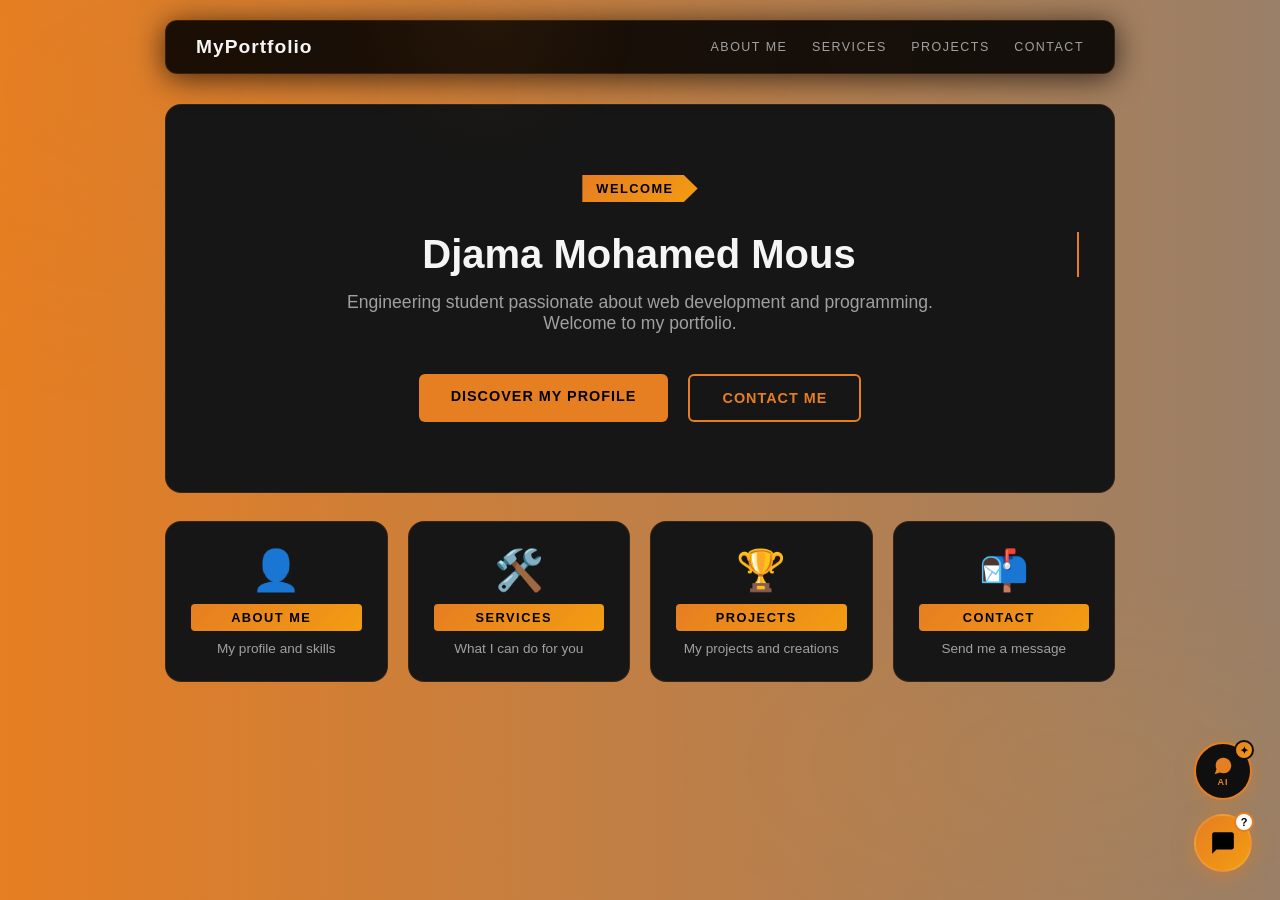
<file: index.html>
<!DOCTYPE html>
<html lang="en">
<head>
    <meta charset="UTF-8">
    <meta name="viewport" content="width=device-width, initial-scale=1.0">
    <title>My Portfolio - Djama</title>
    <link rel="stylesheet" href="style.css">
</head>
<body>
<div class="container">

    <header class="navbar">
        <a class="logo" href="index.html">MyPortfolio</a>
        <nav>
            <a href="about.html">ABOUT ME</a>
            <a href="services.html">SERVICES</a>
            <a href="realisations.html">PROJECTS</a>
            <a href="contact.html">CONTACT</a>
        </nav>
    </header>

    <!-- Hero / Home -->
    <section class="card" style="text-align:center; padding: 70px 35px;">
        <div class="label-tag" style="margin-bottom:30px;">Welcome</div>
        <h1 style="font-size:2.5rem; margin:0 0 15px; color:var(--text-white);">Djama Mohamed Moussa</h1>
        <p style="color:var(--text-gray); font-size:1.1rem; max-width:600px; margin:0 auto 40px;">
            Engineering student passionate about web development and programming.
            Welcome to my portfolio.
        </p>
        <div style="display:flex; gap:20px; justify-content:center; flex-wrap:wrap;">
            <a href="about.html" style="background:var(--accent-orange); color:#000; padding:14px 32px; border-radius:6px; text-decoration:none; font-weight:700; font-size:0.9rem; letter-spacing:1px; transition:0.3s;" onmouseover="this.style.opacity='0.85'" onmouseout="this.style.opacity='1'">DISCOVER MY PROFILE</a>
            <a href="contact.html" style="background:transparent; color:var(--accent-orange); padding:14px 32px; border-radius:6px; text-decoration:none; font-weight:700; font-size:0.9rem; letter-spacing:1px; border:2px solid var(--accent-orange); transition:0.3s;" onmouseover="this.style.background='rgba(230,126,34,0.1)'" onmouseout="this.style.background='transparent'">CONTACT ME</a>
        </div>
    </section>

    <!-- Quick section overview -->
    <div style="display:grid; grid-template-columns:repeat(auto-fit,minmax(200px,1fr)); gap:20px;">
        <a href="about.html" style="text-decoration:none;">
            <div class="card" style="text-align:center; padding:25px; cursor:pointer; transition:transform 0.3s;" onmouseover="this.style.transform='translateY(-5px)'" onmouseout="this.style.transform='translateY(0)'">
                <div style="font-size:2.5rem; margin-bottom:10px;">👤</div>
                <div class="label-tag" style="display:block; text-align:center; clip-path:none; border-radius:4px; margin:0 auto 10px;">About Me</div>
                <p style="color:var(--text-gray); font-size:0.85rem; margin:0;">My profile and skills</p>
            </div>
        </a>
        <a href="services.html" style="text-decoration:none;">
            <div class="card" style="text-align:center; padding:25px; cursor:pointer; transition:transform 0.3s;" onmouseover="this.style.transform='translateY(-5px)'" onmouseout="this.style.transform='translateY(0)'">
                <div style="font-size:2.5rem; margin-bottom:10px;">🛠️</div>
                <div class="label-tag" style="display:block; text-align:center; clip-path:none; border-radius:4px; margin:0 auto 10px;">Services</div>
                <p style="color:var(--text-gray); font-size:0.85rem; margin:0;">What I can do for you</p>
            </div>
        </a>
        <a href="realisations.html" style="text-decoration:none;">
            <div class="card" style="text-align:center; padding:25px; cursor:pointer; transition:transform 0.3s;" onmouseover="this.style.transform='translateY(-5px)'" onmouseout="this.style.transform='translateY(0)'">
                <div style="font-size:2.5rem; margin-bottom:10px;">🏆</div>
                <div class="label-tag" style="display:block; text-align:center; clip-path:none; border-radius:4px; margin:0 auto 10px;">Projects</div>
                <p style="color:var(--text-gray); font-size:0.85rem; margin:0;">My projects and creations</p>
            </div>
        </a>
        <a href="contact.html" style="text-decoration:none;">
            <div class="card" style="text-align:center; padding:25px; cursor:pointer; transition:transform 0.3s;" onmouseover="this.style.transform='translateY(-5px)'" onmouseout="this.style.transform='translateY(0)'">
                <div style="font-size:2.5rem; margin-bottom:10px;">📬</div>
                <div class="label-tag" style="display:block; text-align:center; clip-path:none; border-radius:4px; margin:0 auto 10px;">Contact</div>
                <p style="color:var(--text-gray); font-size:0.85rem; margin:0;">Send me a message</p>
            </div>
        </a>
    </div>

</div>

<!-- ===== CLASSIC CHATBOT ===== -->
<div id="chat-bubble" title="Quick questions">
    <svg viewBox="0 0 24 24"><path d="M20 2H4c-1.1 0-2 .9-2 2v18l4-4h14c1.1 0 2-.9 2-2V4c0-1.1-.9-2-2-2z"/></svg>
    <div id="chat-badge">?</div>
</div>
<div id="chatbox">
    <div id="chat-header">
        <div id="chat-header-tag">Assistant</div>
        <div id="chat-header-info"><p>Djama's Portfolio</p></div>
        <div id="chat-status"></div>
        <div id="chat-close">&#x2715;</div>
    </div>
    <div id="messages">
        <div class="msg bot">Hello! I'm <strong>Djama</strong>'s assistant. Select a question below.</div>
    </div>
    <div id="questions-panel">
        <div id="questions-label">Choose a question</div>
    </div>
    <div id="chat-footer">MyPortfolio &nbsp;|&nbsp; <span>Djama</span></div>
</div>

<!-- ===== AI CHATBOT ===== -->
<div id="ai-bubble" title="Ask the AI a question">
    <svg viewBox="0 0 24 24"><path d="M21 11.5a8.38 8.38 0 0 1-.9 3.8 8.5 8.5 0 0 1-7.6 4.7 8.38 8.38 0 0 1-3.8-.9L3 21l1.9-5.7a8.38 8.38 0 0 1-.9-3.8 8.5 8.5 0 0 1 4.7-7.6 8.38 8.38 0 0 1 3.8-.9h.5a8.48 8.48 0 0 1 8 8v.5z"/></svg>
    <span class="ai-icon-label">AI</span>
    <div id="ai-badge">&#10022;</div>
</div>
<div id="ai-chatbox">
    <div id="ai-header">
        <div id="ai-header-tag">AI · DJAMA</div>
        <div id="ai-header-info">
            <p>Djama's AI Assistant</p>
            <small>Ask any question</small>
        </div>
        <div id="ai-status"></div>
        <div id="ai-close">&#x2715;</div>
    </div>
    <div id="ai-messages"></div>
    <div id="ai-input-area">
        <input type="text" id="ai-input" placeholder="Your question..." maxlength="300" />
        <button id="ai-send-btn" title="Send">
            <svg viewBox="0 0 24 24"><path d="M2 21l21-9L2 3v7l15 2-15 2v7z"/></svg>
        </button>
    </div>
    <div id="ai-footer">Powered by &nbsp;<span>DJAMA AI</span></div>
</div>

<script src="chatbot.js"></script>
</body>
</html>
</file>
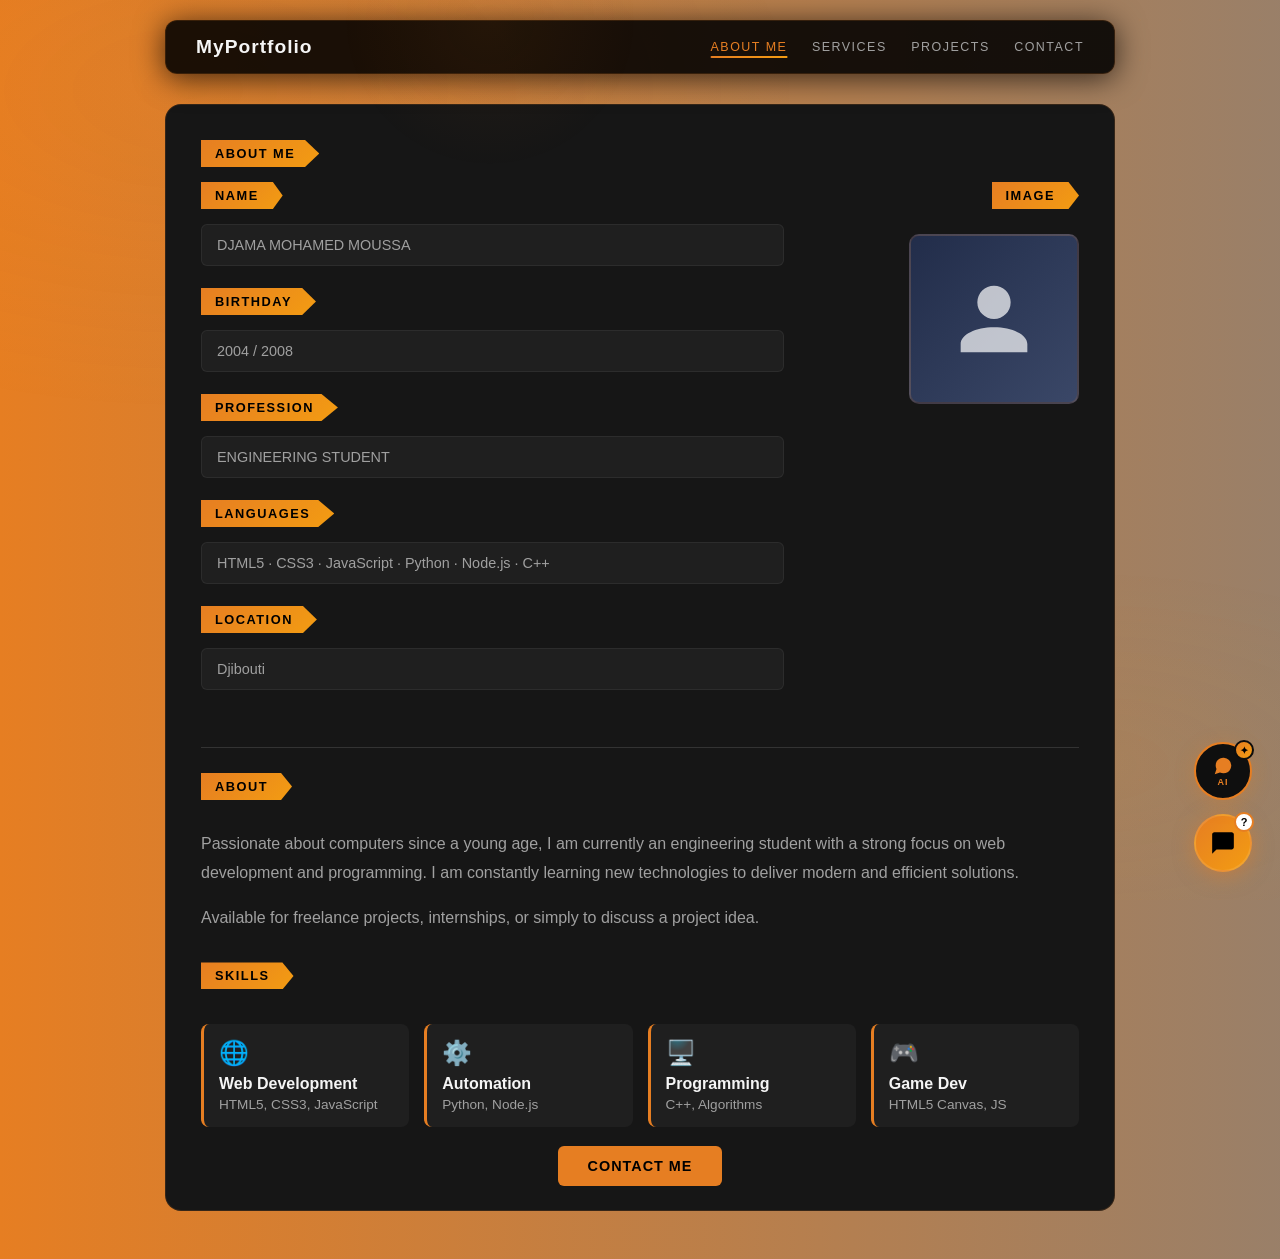
<file: about.html>
<!DOCTYPE html>
<html lang="en">
<head>
    <meta charset="UTF-8">
    <meta name="viewport" content="width=device-width, initial-scale=1.0">
    <title>About Me - Djama</title>
    <link rel="stylesheet" href="style.css">
</head>
<body>
<div class="container">

    <header class="navbar">
        <a class="logo" href="index.html">MyPortfolio</a>
        <nav>
            <a href="about.html" class="active">ABOUT ME</a>
            <a href="services.html">SERVICES</a>
            <a href="realisations.html">PROJECTS</a>
            <a href="contact.html">CONTACT</a>
        </nav>
    </header>

    <section class="card" id="about">
        <div class="label-tag">About Me</div>
        <div class="profile-grid">
            <div class="info-side">
                <div class="field">
                    <div class="label-tag">Name</div>
                    <div class="input-box">DJAMA MOHAMED MOUSSA</div>
                </div>
                <div class="field">
                    <div class="label-tag">Birthday</div>
                    <div class="input-box">2004 / 2008</div>
                </div>
                <div class="field">
                    <div class="label-tag">Profession</div>
                    <div class="input-box">ENGINEERING STUDENT</div>
                </div>
                <div class="field">
                    <div class="label-tag">Languages</div>
                    <div class="input-box">HTML5 · CSS3 · JavaScript · Python · Node.js · C++</div>
                </div>
                <div class="field">
                    <div class="label-tag">Location</div>
                    <div class="input-box">Djibouti</div>
                </div>
            </div>
            <div class="image-container">
                <div class="label-tag">Image</div>
                <div class="profile-pic">
                    <svg viewBox="0 0 24 24"><path d="M12,4A4,4 0 0,1 16,8A4,4 0 0,1 12,12A4,4 0 0,1 8,8A4,4 0 0,1 12,4M12,14C16.42,14 20,15.79 20,18V20H4V18C4,15.79 7.58,14 12,14Z" /></svg>
                </div>
            </div>
        </div>

        <!-- Bio -->
        <div style="margin-top:35px; padding-top:25px; border-top:1px solid #333;">
            <div class="label-tag">About</div>
            <p style="color:var(--text-gray); line-height:1.8; margin-top:15px;">
                Passionate about computers since a young age, I am currently an engineering student with a strong focus on web development and programming.
                I am constantly learning new technologies to deliver modern and efficient solutions.
            </p>
            <p style="color:var(--text-gray); line-height:1.8;">
                Available for freelance projects, internships, or simply to discuss a project idea.
            </p>
        </div>

        <!-- Skills -->
        <div style="margin-top:30px;">
            <div class="label-tag">Skills</div>
            <div style="display:grid; grid-template-columns:repeat(auto-fit,minmax(180px,1fr)); gap:15px; margin-top:20px;">
                <div style="background:var(--input-bg); border-radius:8px; padding:15px; border-left:3px solid var(--accent-orange);">
                    <div style="font-size:1.5rem; margin-bottom:8px;">🌐</div>
                    <div style="font-weight:700; color:var(--text-white); margin-bottom:4px;">Web Development</div>
                    <div style="color:var(--text-gray); font-size:0.85rem;">HTML5, CSS3, JavaScript</div>
                </div>
                <div style="background:var(--input-bg); border-radius:8px; padding:15px; border-left:3px solid var(--accent-orange);">
                    <div style="font-size:1.5rem; margin-bottom:8px;">⚙️</div>
                    <div style="font-weight:700; color:var(--text-white); margin-bottom:4px;">Automation</div>
                    <div style="color:var(--text-gray); font-size:0.85rem;">Python, Node.js</div>
                </div>
                <div style="background:var(--input-bg); border-radius:8px; padding:15px; border-left:3px solid var(--accent-orange);">
                    <div style="font-size:1.5rem; margin-bottom:8px;">🖥️</div>
                    <div style="font-weight:700; color:var(--text-white); margin-bottom:4px;">Programming</div>
                    <div style="color:var(--text-gray); font-size:0.85rem;">C++, Algorithms</div>
                </div>
                <div style="background:var(--input-bg); border-radius:8px; padding:15px; border-left:3px solid var(--accent-orange);">
                    <div style="font-size:1.5rem; margin-bottom:8px;">🎮</div>
                    <div style="font-weight:700; color:var(--text-white); margin-bottom:4px;">Game Dev</div>
                    <div style="color:var(--text-gray); font-size:0.85rem;">HTML5 Canvas, JS</div>
                </div>
            </div>
        </div>

        <div style="text-align:center; margin-top:30px;">
            <a href="contact.html" style="background:var(--accent-orange); color:#000; padding:12px 30px; border-radius:6px; text-decoration:none; font-weight:700; font-size:0.9rem; letter-spacing:1px;">CONTACT ME</a>
        </div>
    </section>

</div>

<!-- ===== CLASSIC CHATBOT ===== -->
<div id="chat-bubble" title="Quick questions">
    <svg viewBox="0 0 24 24"><path d="M20 2H4c-1.1 0-2 .9-2 2v18l4-4h14c1.1 0 2-.9 2-2V4c0-1.1-.9-2-2-2z"/></svg>
    <div id="chat-badge">?</div>
</div>
<div id="chatbox">
    <div id="chat-header">
        <div id="chat-header-tag">Assistant</div>
        <div id="chat-header-info"><p>Djama's Portfolio</p></div>
        <div id="chat-status"></div>
        <div id="chat-close">&#x2715;</div>
    </div>
    <div id="messages">
        <div class="msg bot">Hello! I'm <strong>Djama</strong>'s assistant. Select a question below.</div>
    </div>
    <div id="questions-panel">
        <div id="questions-label">Choose a question</div>
    </div>
    <div id="chat-footer">MyPortfolio &nbsp;|&nbsp; <span>Djama</span></div>
</div>

<!-- ===== AI CHATBOT ===== -->
<div id="ai-bubble" title="Ask the AI a question">
    <svg viewBox="0 0 24 24"><path d="M21 11.5a8.38 8.38 0 0 1-.9 3.8 8.5 8.5 0 0 1-7.6 4.7 8.38 8.38 0 0 1-3.8-.9L3 21l1.9-5.7a8.38 8.38 0 0 1-.9-3.8 8.5 8.5 0 0 1 4.7-7.6 8.38 8.38 0 0 1 3.8-.9h.5a8.48 8.48 0 0 1 8 8v.5z"/></svg>
    <span class="ai-icon-label">AI</span>
    <div id="ai-badge">&#10022;</div>
</div>
<div id="ai-chatbox">
    <div id="ai-header">
        <div id="ai-header-tag">AI · DJAMA</div>
        <div id="ai-header-info">
            <p>Djama's AI Assistant</p>
            <small>Ask any question</small>
        </div>
        <div id="ai-status"></div>
        <div id="ai-close">&#x2715;</div>
    </div>
    <div id="ai-messages"></div>
    <div id="ai-input-area">
        <input type="text" id="ai-input" placeholder="Your question..." maxlength="300" />
        <button id="ai-send-btn" title="Send">
            <svg viewBox="0 0 24 24"><path d="M2 21l21-9L2 3v7l15 2-15 2v7z"/></svg>
        </button>
    </div>
    <div id="ai-footer">Powered by &nbsp;<span>DJAMA AI</span></div>
</div>

<script src="chatbot.js"></script>
</body>
</html>
</file>
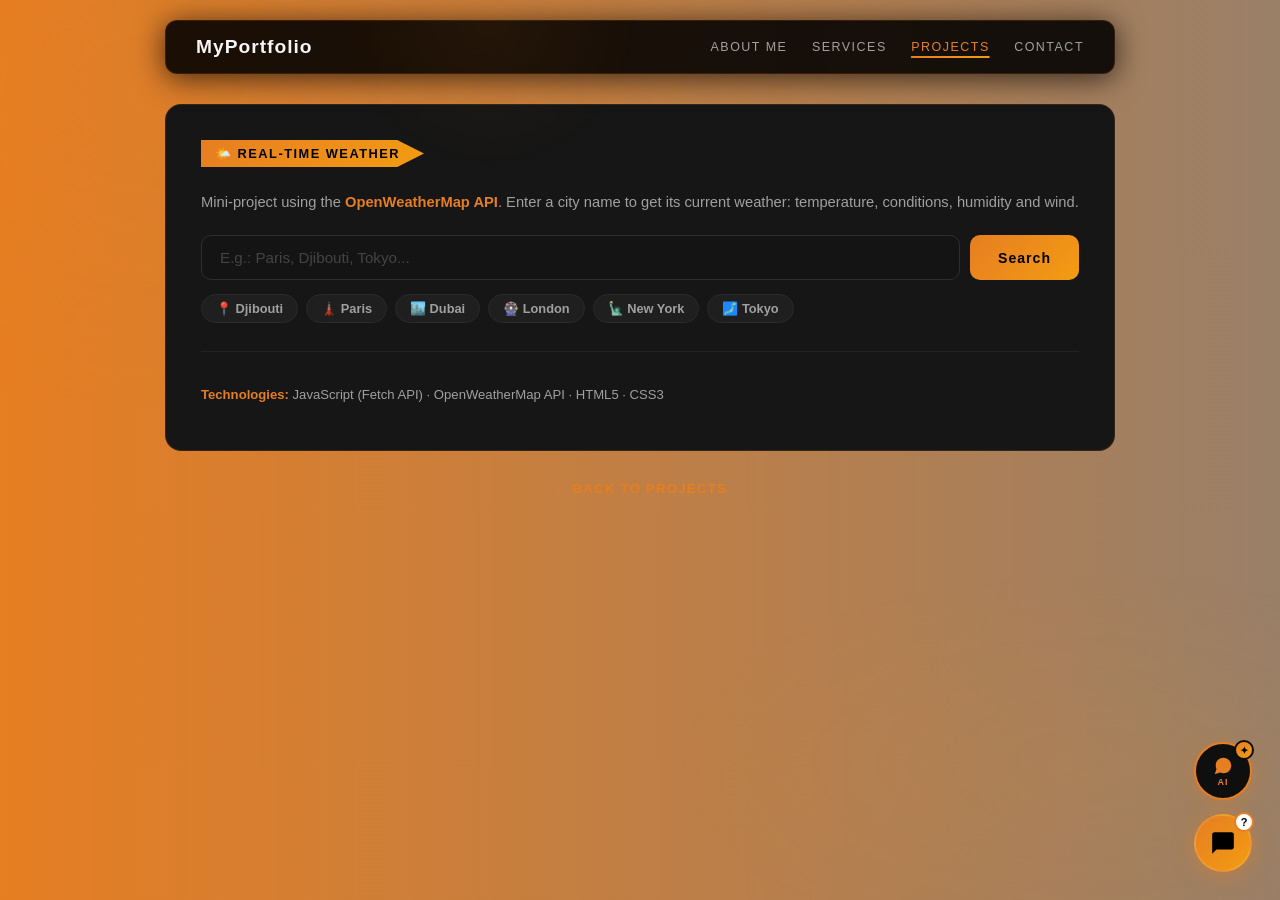
<file: api.html>
<!DOCTYPE html>
<html lang="en">
<head>
    <meta charset="UTF-8">
    <meta name="viewport" content="width=device-width, initial-scale=1.0">
    <title>Weather API - Djama</title>
    <link rel="stylesheet" href="style.css">
    <style>
        /* ===== WEATHER SEARCH BOX ===== */
        .weather-search-box {
            display: flex;
            gap: 10px;
            margin: 20px 0 14px;
        }
        .weather-input {
            flex: 1;
            background: #141414;
            border: 1px solid #2e2e2e;
            border-radius: 10px;
            padding: 13px 18px;
            color: var(--text-white);
            font-size: 0.95rem;
            font-family: 'Segoe UI', sans-serif;
            outline: none;
            transition: border-color 0.3s, box-shadow 0.3s;
        }
        .weather-input:focus {
            border-color: var(--accent-orange);
            box-shadow: 0 0 0 3px rgba(230,126,34,0.12);
        }
        .weather-input::placeholder { color: #444; }

        .weather-btn {
            background: linear-gradient(135deg, var(--accent-orange), var(--accent-gold, #f39c12));
            color: #000;
            border: none;
            border-radius: 10px;
            padding: 13px 28px;
            font-weight: 800;
            font-size: 0.88rem;
            letter-spacing: 1px;
            cursor: pointer;
            transition: opacity 0.25s, transform 0.2s;
            white-space: nowrap;
        }
        .weather-btn:hover { opacity: 0.88; transform: translateY(-1px); }
        .weather-btn:disabled { opacity: 0.5; cursor: not-allowed; transform: none; }

        /* ===== CITY CHIPS ===== */
        .city-suggestions {
            display: flex;
            flex-wrap: wrap;
            gap: 8px;
            margin-bottom: 24px;
        }
        .city-chip {
            background: rgba(255,255,255,0.04);
            border: 1px solid #2a2a2a;
            border-radius: 20px;
            padding: 6px 14px;
            font-size: 0.8rem;
            color: var(--text-gray, #999);
            cursor: pointer;
            transition: background 0.2s, border-color 0.2s, color 0.2s;
            font-weight: 600;
        }
        .city-chip:hover {
            background: rgba(230,126,34,0.1);
            border-color: var(--accent-orange);
            color: #fff;
        }

        /* ===== WEATHER RESULT CARD ===== */
        #weather-result { display: none; }

        .weather-card {
            background: linear-gradient(145deg, #161616, #1c1c1c);
            border: 1px solid rgba(230,126,34,0.25);
            border-radius: 18px;
            padding: 28px 28px 24px;
            position: relative;
            overflow: hidden;
            box-shadow: 0 8px 40px rgba(0,0,0,0.5), 0 0 0 1px rgba(230,126,34,0.08);
        }
        .weather-card::before {
            content: '';
            position: absolute;
            top: 0; left: 0; right: 0; height: 3px;
            background: linear-gradient(90deg, transparent, var(--accent-orange), #f39c12, transparent);
        }

        /* Top row: icon + city + temp */
        .weather-top {
            display: flex;
            align-items: center;
            gap: 20px;
            margin-bottom: 22px;
        }
        .weather-emoji {
            font-size: 4.5rem;
            line-height: 1;
            flex-shrink: 0;
            filter: drop-shadow(0 4px 12px rgba(230,126,34,0.3));
        }
        .weather-main-info {
            flex: 1;
        }
        .weather-city-name {
            font-size: 1.3rem;
            font-weight: 800;
            color: #fff;
            margin-bottom: 4px;
            line-height: 1.2;
        }
        .weather-temp-big {
            font-size: 3.2rem;
            font-weight: 900;
            color: var(--accent-orange);
            line-height: 1;
            letter-spacing: -2px;
        }
        .weather-desc-text {
            font-size: 0.88rem;
            color: #888;
            text-transform: capitalize;
            margin-top: 5px;
            font-weight: 500;
        }

        /* Detail pills */
        .weather-details-grid {
            display: grid;
            grid-template-columns: repeat(3, 1fr);
            gap: 12px;
        }
        .weather-detail-pill {
            background: rgba(255,255,255,0.04);
            border: 1px solid #222;
            border-radius: 12px;
            padding: 12px 14px;
            display: flex;
            flex-direction: column;
            align-items: center;
            gap: 5px;
            text-align: center;
            transition: border-color 0.3s;
        }
        .weather-detail-pill:hover {
            border-color: rgba(230,126,34,0.3);
        }
        .detail-icon { font-size: 1.4rem; }
        .detail-label {
            font-size: 0.65rem;
            font-weight: 700;
            letter-spacing: 1.5px;
            text-transform: uppercase;
            color: #555;
        }
        .detail-value {
            font-size: 1rem;
            font-weight: 800;
            color: var(--accent-orange);
        }

        @media (max-width: 480px) {
            .weather-top { flex-direction: column; text-align: center; gap: 12px; }
            .weather-details-grid { grid-template-columns: repeat(3, 1fr); gap: 8px; }
            .weather-temp-big { font-size: 2.6rem; }
            .weather-emoji { font-size: 3.5rem; }
        }

        /* ===== ERROR ===== */
        #weather-error {
            display: none;
            background: rgba(231,76,60,0.08);
            border: 1px solid rgba(231,76,60,0.25);
            border-radius: 10px;
            padding: 14px 18px;
            color: #e74c3c;
            font-size: 0.88rem;
            font-weight: 600;
            margin-top: 10px;
        }

        /* ===== LOADER DOTS ===== */
        .loader-dots { display: inline-flex; gap: 4px; align-items: center; }
        .loader-dot {
            width: 6px; height: 6px;
            background: #000;
            border-radius: 50%;
            animation: dotBounce 0.9s ease-in-out infinite;
        }
        .loader-dot:nth-child(2) { animation-delay: 0.15s; }
        .loader-dot:nth-child(3) { animation-delay: 0.3s; }
        @keyframes dotBounce {
            0%,80%,100% { transform: scale(0.7); opacity: 0.5; }
            40%          { transform: scale(1); opacity: 1; }
        }
    </style>
</head>
<body>
<div class="container">

    <header class="navbar">
        <a class="logo" href="index.html">MyPortfolio</a>
        <nav>
            <a href="about.html">ABOUT ME</a>
            <a href="services.html">SERVICES</a>
            <a href="realisations.html" class="active">PROJECTS</a>
            <a href="contact.html">CONTACT</a>
        </nav>
    </header>

    <section class="card">
        <div class="label-tag">🌤️ Real-Time Weather</div>
        <p style="color:var(--text-gray); margin-top:8px; font-size:0.92rem; line-height:1.7;">
            Mini-project using the <strong style="color:var(--accent-orange)">OpenWeatherMap API</strong>.
            Enter a city name to get its current weather: temperature, conditions, humidity and wind.
        </p>

        <div class="weather-search-box">
            <input
                type="text"
                id="ville"
                class="weather-input"
                placeholder="E.g.: Paris, Djibouti, Tokyo..."
                maxlength="100"
                autocomplete="off"
            />
            <button class="weather-btn" id="searchBtn" onclick="getWeather()">
                Search
            </button>
        </div>

        <!-- Suggested cities -->
        <div class="city-suggestions">
            <div class="city-chip" onclick="searchCity('Djibouti')">📍 Djibouti</div>
            <div class="city-chip" onclick="searchCity('Paris')">🗼 Paris</div>
            <div class="city-chip" onclick="searchCity('Dubai')">🏙️ Dubai</div>
            <div class="city-chip" onclick="searchCity('London')">🎡 London</div>
            <div class="city-chip" onclick="searchCity('New York')">🗽 New York</div>
            <div class="city-chip" onclick="searchCity('Tokyo')">🗾 Tokyo</div>
        </div>

        <!-- Result -->
        <div id="weather-result">
            <div class="weather-card">
                <div class="weather-top">
                    <div class="weather-emoji" id="w-icon">🌤️</div>
                    <div class="weather-main-info">
                        <div class="weather-city-name" id="w-city">—</div>
                        <div class="weather-temp-big" id="w-temp">—°C</div>
                        <div class="weather-desc-text" id="w-desc">—</div>
                    </div>
                </div>
                <div class="weather-details-grid">
                    <div class="weather-detail-pill">
                        <div class="detail-icon">💧</div>
                        <div class="detail-label">Humidity</div>
                        <div class="detail-value" id="w-humidity">—</div>
                    </div>
                    <div class="weather-detail-pill">
                        <div class="detail-icon">💨</div>
                        <div class="detail-label">Wind</div>
                        <div class="detail-value" id="w-wind">—</div>
                    </div>
                    <div class="weather-detail-pill">
                        <div class="detail-icon">🌡️</div>
                        <div class="detail-label">Feels like</div>
                        <div class="detail-value" id="w-feels">—</div>
                    </div>
                </div>
            </div>
        </div>

        <!-- Error -->
        <div id="weather-error">❌ City not found. Check the spelling and try again.</div>

        <!-- Technologies used -->
        <div style="margin-top:28px; padding-top:22px; border-top:1px solid #222;">
            <p style="color:var(--text-gray); font-size:0.82rem;">
                <strong style="color:var(--accent-orange);">Technologies:</strong>
                JavaScript (Fetch API) · OpenWeatherMap API · HTML5 · CSS3
            </p>
        </div>
    </section>

    <div style="text-align:center; margin-bottom:30px;">
        <a href="realisations.html" style="color:var(--accent-orange); text-decoration:none; font-size:0.85rem; font-weight:700; letter-spacing:1px;">
            ← BACK TO PROJECTS
        </a>
    </div>

</div>

<!-- ===== CLASSIC CHATBOT ===== -->
<div id="chat-bubble" title="Quick questions">
    <svg viewBox="0 0 24 24"><path d="M20 2H4c-1.1 0-2 .9-2 2v18l4-4h14c1.1 0 2-.9 2-2V4c0-1.1-.9-2-2-2z"/></svg>
    <div id="chat-badge">?</div>
</div>
<div id="chatbox">
    <div id="chat-header">
        <div id="chat-header-tag">Assistant</div>
        <div id="chat-header-info"><p>Djama's Portfolio</p></div>
        <div id="chat-status"></div>
        <div id="chat-close">&#x2715;</div>
    </div>
    <div id="messages">
        <div class="msg bot">Hello! I'm <strong>Djama</strong>'s assistant. Select a question below.</div>
    </div>
    <div id="questions-panel">
        <div id="questions-label">Choose a question</div>
    </div>
    <div id="chat-footer">MyPortfolio &nbsp;|&nbsp; <span>Djama</span></div>
</div>

<!-- ===== AI CHATBOT ===== -->
<div id="ai-bubble" title="Ask the AI a question">
    <svg viewBox="0 0 24 24"><path d="M21 11.5a8.38 8.38 0 0 1-.9 3.8 8.5 8.5 0 0 1-7.6 4.7 8.38 8.38 0 0 1-3.8-.9L3 21l1.9-5.7a8.38 8.38 0 0 1-.9-3.8 8.5 8.5 0 0 1 4.7-7.6 8.38 8.38 0 0 1 3.8-.9h.5a8.48 8.48 0 0 1 8 8v.5z"/></svg>
    <span class="ai-icon-label">AI</span>
    <div id="ai-badge">&#10022;</div>
</div>
<div id="ai-chatbox">
    <div id="ai-header">
        <div id="ai-header-tag">AI · DJAMA</div>
        <div id="ai-header-info">
            <p>Djama's AI Assistant</p>
            <small>Ask any question</small>
        </div>
        <div id="ai-status"></div>
        <div id="ai-close">&#x2715;</div>
    </div>
    <div id="ai-messages"></div>
    <div id="ai-input-area">
        <input type="text" id="ai-input" placeholder="Your question..." maxlength="300" />
        <button id="ai-send-btn" title="Send">
            <svg viewBox="0 0 24 24"><path d="M2 21l21-9L2 3v7l15 2-15 2v7z"/></svg>
        </button>
    </div>
    <div id="ai-footer">Powered by &nbsp;<span>DJAMA AI</span></div>
</div>

<script src="chatbot.js"></script>
<script src="api.js"></script>

</body>
</html>
</file>
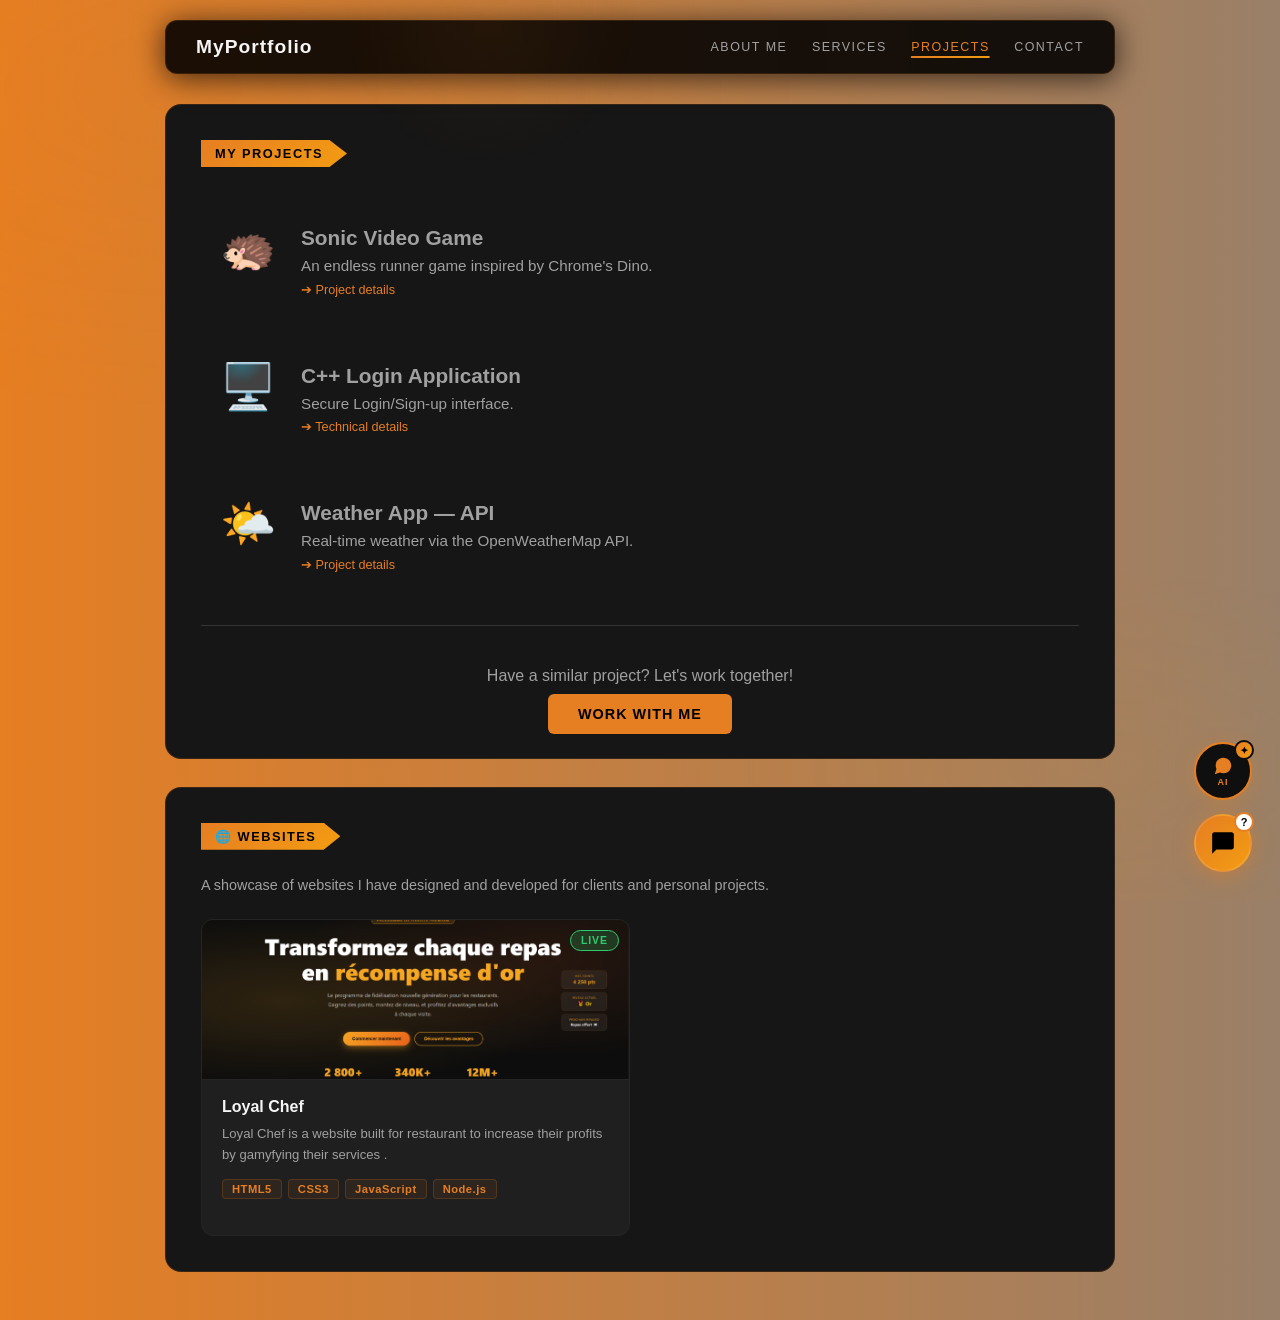
<file: realisations.html>
<!DOCTYPE html>
<html lang="en">
<head>
    <meta charset="UTF-8">
    <meta name="viewport" content="width=device-width, initial-scale=1.0">
    <title>Projects - Djama</title>
    <link rel="stylesheet" href="style.css">
    <link rel="stylesheet" href="rea.css">
</head>
<body>
<div class="container">

    <header class="navbar">
        <a class="logo" href="index.html">MyPortfolio</a>
        <nav>
            <a href="about.html">ABOUT ME</a>
            <a href="services.html">SERVICES</a>
            <a href="realisations.html" class="active">PROJECTS</a>
            <a href="contact.html">CONTACT</a>
        </nav>
    </header>

    <!-- ===== SECTION 1 : PROJECTS ===== -->
    <section class="card" id="rl">
        <div class="label-tag">My Projects</div>

        <div class="item expandable" onclick="toggleCard(this)">
            <div class="item-header">
                <div class="icon-circle">🦔</div>
                <div class="text-content">
                    <h3>Sonic Video Game</h3>
                    <p>An endless runner game inspired by Chrome's Dino. <br>
                    <small style="color:var(--accent-orange)">➔ Project details</small></p>
                </div>
            </div>
            <div class="details-content">
                <hr style="border: 0.5px solid #333; margin: 15px 0;">
                <p>Built with HTML5 Canvas and JavaScript. Sprite management and collision detection.</p>
                <ul style="color:var(--text-gray); line-height:2;">
                    <li>Custom JavaScript game engine</li>
                    <li>Frame-by-frame sprite animation</li>
                    <li>Precise collision system</li>
                    <li>Score and progressively increasing difficulty levels</li>
                </ul>
                <p style="color:var(--text-gray); font-size:0.85rem;"><strong style="color:var(--accent-orange);">Technologies:</strong> HTML5 Canvas · JavaScript · CSS3</p>
                <div class="gallery">
                    <img src="sonic.webp" alt="Sonic 1">
                    <img src="sonic2.webp" alt="Sonic 2">
                </div>
            </div>
        </div>

        <div class="item expandable" onclick="toggleCard(this)">
            <div class="item-header">
                <div class="icon-circle">🖥️</div>
                <div class="text-content">
                    <h3>C++ Login Application</h3>
                    <p>Secure Login/Sign-up interface. <br>
                    <small style="color:var(--accent-orange)">➔ Technical details</small></p>
                </div>
            </div>
            <div class="details-content">
                <hr style="border: 0.5px solid #333; margin: 15px 0;">
                <p>Using local files as a database and basic password encryption.</p>
                <ul style="color:var(--text-gray); line-height:2;">
                    <li>Console-based graphical interface</li>
                    <li>Basic password encryption</li>
                    <li>Persistent storage via local files</li>
                    <li>User session management</li>
                </ul>
                <p style="color:var(--text-gray); font-size:0.85rem;"><strong style="color:var(--accent-orange);">Technologies:</strong> C++ · STL · File I/O</p>
                <div class="gallery">
                    <img src="c++.webp" alt="C++ 1">
                    <img src="c++2.webp" alt="C++ 2">
                </div>
            </div>
        </div>

        <!-- ===== WEATHER API PROJECT ===== -->
        <div class="item expandable" onclick="toggleCard(this)">
            <div class="item-header">
                <div class="icon-circle">🌤️</div>
                <div class="text-content">
                    <h3>Weather App — API</h3>
                    <p>Real-time weather via the OpenWeatherMap API. <br>
                    <small style="color:var(--accent-orange)">➔ Project details</small></p>
                </div>
            </div>
            <div class="details-content">
                <hr style="border: 0.5px solid #333; margin: 15px 0;">
                <p>Mini-application that queries the OpenWeatherMap API to display real-time weather for any city in the world.</p>
                <ul style="color:var(--text-gray); line-height:2;">
                    <li>HTTP request via JavaScript's Fetch API</li>
                    <li>Display: temperature, feels-like, humidity, wind</li>
                    <li>Dynamic icons based on weather conditions</li>
                    <li>Error handling (city not found, network errors...)</li>
                </ul>
                <p style="color:var(--text-gray); font-size:0.85rem;"><strong style="color:var(--accent-orange);">Technologies:</strong> JavaScript · Fetch API · OpenWeatherMap API · CSS3</p>
                <div style="margin-top:15px;">
                    <a href="api.html" 
                       onclick="event.stopPropagation()"
                       style="display:inline-block; background:var(--accent-orange); color:#000; padding:10px 24px; border-radius:6px; text-decoration:none; font-weight:800; font-size:0.85rem; letter-spacing:1px; transition:opacity 0.3s;"
                       onmouseover="this.style.opacity='0.85'"
                       onmouseout="this.style.opacity='1'">
                        🌍 VIEW LIVE PROJECT
                    </a>
                </div>
            </div>
        </div>

        <div style="margin-top:30px; padding-top:25px; border-top:1px solid #333; text-align:center;">
            <p style="color:var(--text-gray); margin-bottom:20px;">Have a similar project? Let's work together!</p>
            <a href="contact.html" style="background:var(--accent-orange); color:#000; padding:12px 30px; border-radius:6px; text-decoration:none; font-weight:700; font-size:0.9rem; letter-spacing:1px;">WORK WITH ME</a>
        </div>
    </section>

    <!-- ===== SECTION 2 : WEBSITES ===== -->
    <section class="card" id="websites">
        <div class="label-tag">🌐 Websites</div>
        <p style="color:var(--text-gray); margin-top:8px; font-size:0.9rem; line-height:1.7;">
            A showcase of websites I have designed and developed for clients and personal projects.
        </p>

        <div class="websites-grid">

            <div class="website-card">
                <div class="website-thumb">
                    <!-- Replace the emoji below with: <img src="screenshot1.jpg" alt="Site name"> -->
                    <div class="thumb-placeholder">
                        <img src="scr1.png" alt="Loyal Chef"> 
                        <span>Preview</span>
                    </div>
                    <div class="status-badge live">Live</div>
                </div>
                <div class="website-body">
                    <h4>Loyal Chef</h4>
                    <p>Loyal Chef is a website built for restaurant to increase their profits by gamyfying their services .</p>
                    <div class="tech-tags">
                        <span class="tech-tag">HTML5</span>
                        <span class="tech-tag">CSS3</span>
                        <span class="tech-tag">JavaScript</span>
                        <span class="tech-tag">Node.js</span>
                    </div>
                </div>
            </div>  
        </div>
    </section>

</div>

<!-- ===== CLASSIC CHATBOT ===== -->
<div id="chat-bubble" title="Quick questions">
    <svg viewBox="0 0 24 24"><path d="M20 2H4c-1.1 0-2 .9-2 2v18l4-4h14c1.1 0 2-.9 2-2V4c0-1.1-.9-2-2-2z"/></svg>
    <div id="chat-badge">?</div>
</div>
<div id="chatbox">
    <div id="chat-header">
        <div id="chat-header-tag">Assistant</div>
        <div id="chat-header-info"><p>Djama's Portfolio</p></div>
        <div id="chat-status"></div>
        <div id="chat-close">&#x2715;</div>
    </div>
    <div id="messages">
        <div class="msg bot">Hello! I'm <strong>Djama</strong>'s assistant. Select a question below.</div>
    </div>
    <div id="questions-panel">
        <div id="questions-label">Choose a question</div>
    </div>
    <div id="chat-footer">MyPortfolio &nbsp;|&nbsp; <span>Djama</span></div>
</div>

<!-- ===== AI CHATBOT ===== -->
<div id="ai-bubble" title="Ask the AI a question">
    <svg viewBox="0 0 24 24"><path d="M21 11.5a8.38 8.38 0 0 1-.9 3.8 8.5 8.5 0 0 1-7.6 4.7 8.38 8.38 0 0 1-3.8-.9L3 21l1.9-5.7a8.38 8.38 0 0 1-.9-3.8 8.5 8.5 0 0 1 4.7-7.6 8.38 8.38 0 0 1 3.8-.9h.5a8.48 8.48 0 0 1 8 8v.5z"/></svg>
    <span class="ai-icon-label">AI</span>
    <div id="ai-badge">&#10022;</div>
</div>
<div id="ai-chatbox">
    <div id="ai-header">
        <div id="ai-header-tag">AI · DJAMA</div>
        <div id="ai-header-info">
            <p>Djama's AI Assistant</p>
            <small>Ask any question</small>
        </div>
        <div id="ai-status"></div>
        <div id="ai-close">&#x2715;</div>
    </div>
    <div id="ai-messages"></div>
    <div id="ai-input-area">
        <input type="text" id="ai-input" placeholder="Your question..." maxlength="300" />
        <button id="ai-send-btn" title="Send">
            <svg viewBox="0 0 24 24"><path d="M2 21l21-9L2 3v7l15 2-15 2v7z"/></svg>
        </button>
    </div>
    <div id="ai-footer">Powered by &nbsp;<span>DJAMA AI</span></div>
</div>

<script src="chatbot.js"></script>
</body>
</html>
</file>
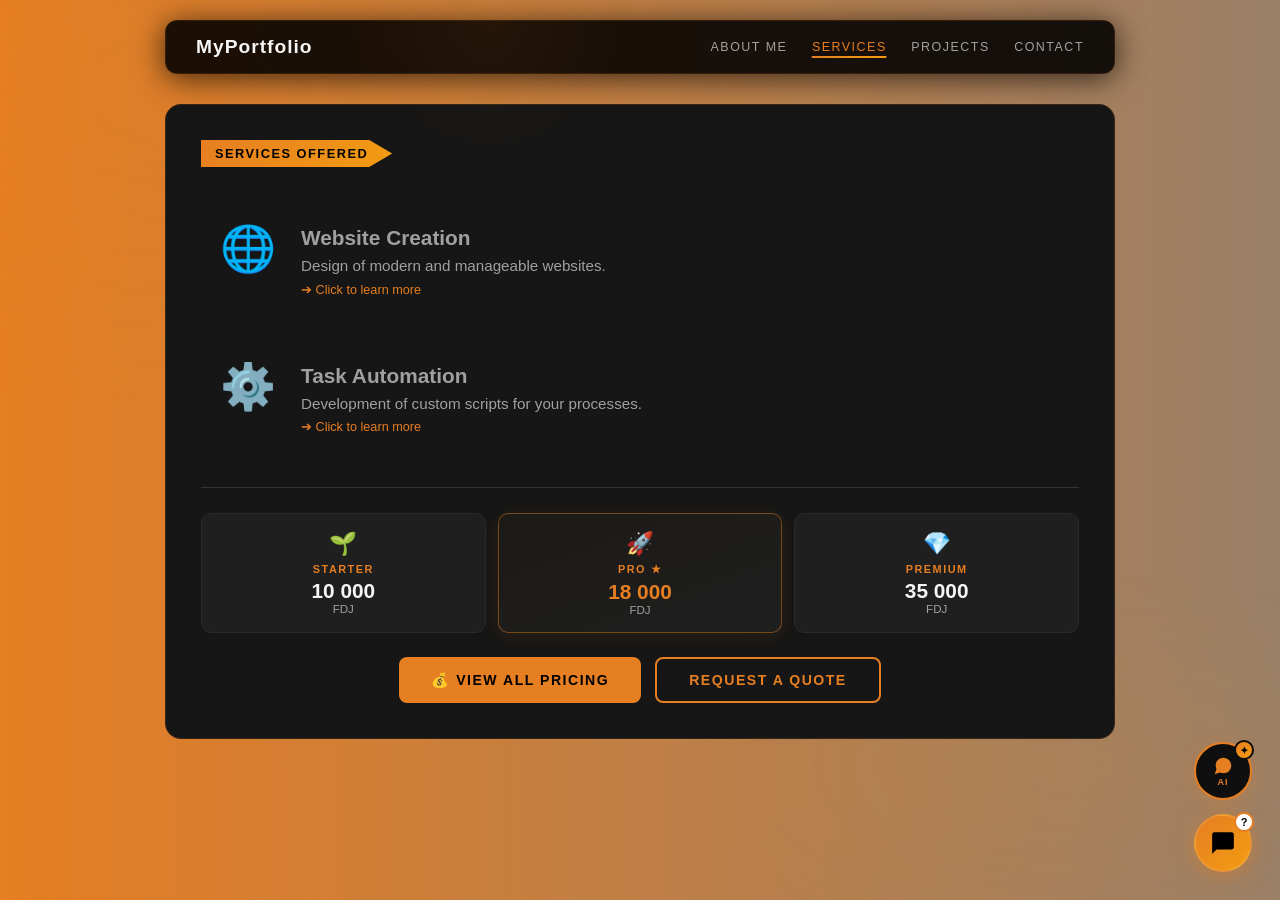
<file: services.html>
<!DOCTYPE html>
<html lang="en">
<head>
    <meta charset="UTF-8">
    <meta name="viewport" content="width=device-width, initial-scale=1.0">
    <title>Services - Djama</title>
    <link rel="stylesheet" href="style.css">
</head>
<body>
<div class="container">

    <header class="navbar">
        <a class="logo" href="index.html">MyPortfolio</a>
        <nav>
            <a href="about.html">ABOUT ME</a>
            <a href="services.html" class="active">SERVICES</a>
            <a href="realisations.html">PROJECTS</a>
            <a href="contact.html">CONTACT</a>
        </nav>
    </header>

    <section class="card" id="service">
        <div class="label-tag">Services Offered</div>

        <div class="item expandable" onclick="toggleCard(this)">
            <div class="item-header">
                <div class="icon-circle">🌐</div>
                <div class="text-content">
                    <h3>Website Creation</h3>
                    <p>Design of modern and manageable websites. <br>
                    <small style="color:var(--accent-orange)">➔ Click to learn more</small></p>
                </div>
            </div>
            <div class="details-content">
                <hr style="border: 0.5px solid #333; margin: 15px 0;">
                <p>I create SEO-optimized websites, fully responsive on mobile devices.</p>
                <ul style="color:var(--text-gray); line-height:2;">
                    <li>Modern and custom design</li>
                    <li>Compatible with all devices (responsive)</li>
                    <li>SEO optimized for Google ranking</li>
                    <li>Fast loading and optimized performance</li>
                </ul>
                <div class="gallery">
                    <img src="site1.webp" alt="Site 1">
                    <img src="site2.webp" alt="Site 2">
                </div>
            </div>
        </div>

        <div class="item expandable" onclick="toggleCard(this)">
            <div class="item-header">
                <div class="icon-circle">⚙️</div>
                <div class="text-content">
                    <h3>Task Automation</h3>
                    <p>Development of custom scripts for your processes. <br>
                    <small style="color:var(--accent-orange)">➔ Click to learn more</small></p>
                </div>
            </div>
            <div class="details-content">
                <hr style="border: 0.5px solid #333; margin: 15px 0;">
                <p>Python and Node.js scripts to automate data collection or repetitive tasks.</p>
                <ul style="color:var(--text-gray); line-height:2;">
                    <li>Automated data collection and processing</li>
                    <li>Automatic report generation</li>
                    <li>Custom bots and scripts</li>
                    <li>Third-party API integration</li>
                </ul>
                <div class="gallery">
                    <img src="OIP.webp" alt="Auto 1">
                    <img src="OIP 2.webp" alt="Auto 2">
                </div>
            </div>
        </div>

        <!-- ===== PRICING CTA ===== -->
        <div style="margin-top:30px; padding-top:25px; border-top:1px solid #333;">

            <!-- Quick pricing overview -->
            <div style="display:grid; grid-template-columns:repeat(auto-fit,minmax(140px,1fr)); gap:12px; margin-bottom:24px;">
                <div style="background:var(--input-bg); border-radius:10px; padding:16px 14px; text-align:center; border:1px solid #2a2a2a; transition:border-color 0.3s;" onmouseover="this.style.borderColor='rgba(230,126,34,0.35)'" onmouseout="this.style.borderColor='#2a2a2a'">
                    <div style="font-size:1.4rem; margin-bottom:6px;">🌱</div>
                    <div style="font-size:0.68rem; font-weight:800; letter-spacing:1.5px; color:var(--accent-orange); text-transform:uppercase; margin-bottom:4px;">Starter</div>
                    <div style="font-size:1.3rem; font-weight:800; color:var(--text-white);">10 000</div>
                    <div style="font-size:0.72rem; color:var(--text-gray);">FDJ</div>
                </div>
                <div style="background:linear-gradient(160deg,#1c1a17,#1f1f1f); border-radius:10px; padding:16px 14px; text-align:center; border:1px solid rgba(230,126,34,0.45); box-shadow:0 4px 20px rgba(230,126,34,0.1);">
                    <div style="font-size:1.4rem; margin-bottom:6px;">🚀</div>
                    <div style="font-size:0.68rem; font-weight:800; letter-spacing:1.5px; color:var(--accent-orange); text-transform:uppercase; margin-bottom:4px;">Pro ★</div>
                    <div style="font-size:1.3rem; font-weight:800; color:var(--accent-orange);">18 000</div>
                    <div style="font-size:0.72rem; color:var(--text-gray);">FDJ</div>
                </div>
                <div style="background:var(--input-bg); border-radius:10px; padding:16px 14px; text-align:center; border:1px solid #2a2a2a; transition:border-color 0.3s;" onmouseover="this.style.borderColor='rgba(230,126,34,0.35)'" onmouseout="this.style.borderColor='#2a2a2a'">
                    <div style="font-size:1.4rem; margin-bottom:6px;">💎</div>
                    <div style="font-size:0.68rem; font-weight:800; letter-spacing:1.5px; color:var(--accent-orange); text-transform:uppercase; margin-bottom:4px;">Premium</div>
                    <div style="font-size:1.3rem; font-weight:800; color:var(--text-white);">35 000</div>
                    <div style="font-size:0.72rem; color:var(--text-gray);">FDJ</div>
                </div>
            </div>

            <div style="display:flex; gap:14px; justify-content:center; flex-wrap:wrap;">
                <a href="tarifs.html"
                   style="background:var(--accent-orange); color:#000; padding:13px 32px; border-radius:8px; text-decoration:none; font-weight:800; font-size:0.88rem; letter-spacing:1.5px; text-transform:uppercase; transition:opacity 0.3s, transform 0.2s; display:inline-flex; align-items:center; gap:8px;"
                   onmouseover="this.style.opacity='0.85'; this.style.transform='translateY(-2px)'"
                   onmouseout="this.style.opacity='1'; this.style.transform='translateY(0)'">
                    💰 VIEW ALL PRICING
                </a>
                <a href="contact.html"
                   style="background:transparent; color:var(--accent-orange); padding:13px 32px; border-radius:8px; text-decoration:none; font-weight:800; font-size:0.88rem; letter-spacing:1.5px; text-transform:uppercase; border:2px solid var(--accent-orange); transition:background 0.3s, transform 0.2s;"
                   onmouseover="this.style.background='rgba(230,126,34,0.1)'; this.style.transform='translateY(-2px)'"
                   onmouseout="this.style.background='transparent'; this.style.transform='translateY(0)'">
                    REQUEST A QUOTE
                </a>
            </div>
        </div>
    </section>

</div>

<!-- ===== CLASSIC CHATBOT ===== -->
<div id="chat-bubble" title="Quick questions">
    <svg viewBox="0 0 24 24"><path d="M20 2H4c-1.1 0-2 .9-2 2v18l4-4h14c1.1 0 2-.9 2-2V4c0-1.1-.9-2-2-2z"/></svg>
    <div id="chat-badge">?</div>
</div>
<div id="chatbox">
    <div id="chat-header">
        <div id="chat-header-tag">Assistant</div>
        <div id="chat-header-info"><p>Djama's Portfolio</p></div>
        <div id="chat-status"></div>
        <div id="chat-close">&#x2715;</div>
    </div>
    <div id="messages">
        <div class="msg bot">Hello! I'm <strong>Djama</strong>'s assistant. Select a question below.</div>
    </div>
    <div id="questions-panel">
        <div id="questions-label">Choose a question</div>
    </div>
    <div id="chat-footer">MyPortfolio &nbsp;|&nbsp; <span>Djama</span></div>
</div>

<!-- ===== AI CHATBOT ===== -->
<div id="ai-bubble" title="Ask the AI a question">
    <svg viewBox="0 0 24 24"><path d="M21 11.5a8.38 8.38 0 0 1-.9 3.8 8.5 8.5 0 0 1-7.6 4.7 8.38 8.38 0 0 1-3.8-.9L3 21l1.9-5.7a8.38 8.38 0 0 1-.9-3.8 8.5 8.5 0 0 1 4.7-7.6 8.38 8.38 0 0 1 3.8-.9h.5a8.48 8.48 0 0 1 8 8v.5z"/></svg>
    <span class="ai-icon-label">AI</span>
    <div id="ai-badge">&#10022;</div>
</div>
<div id="ai-chatbox">
    <div id="ai-header">
        <div id="ai-header-tag">DJAMA AI</div>
        <div id="ai-header-info">
            <p>Djama's AI Assistant</p>
            <small>Ask any question</small>
        </div>
        <div id="ai-status"></div>
        <div id="ai-close">&#x2715;</div>
    </div>
    <div id="ai-messages"></div>
    <div id="ai-input-area">
        <input type="text" id="ai-input" placeholder="Your question..." maxlength="300" />
        <button id="ai-send-btn" title="Send">
            <svg viewBox="0 0 24 24"><path d="M2 21l21-9L2 3v7l15 2-15 2v7z"/></svg>
        </button>
    </div>
    <div id="ai-footer">Powered by &nbsp;<span>DJAMA AI</span></div>
</div>

<script src="chatbot.js"></script>
</body>
</html>
</file>
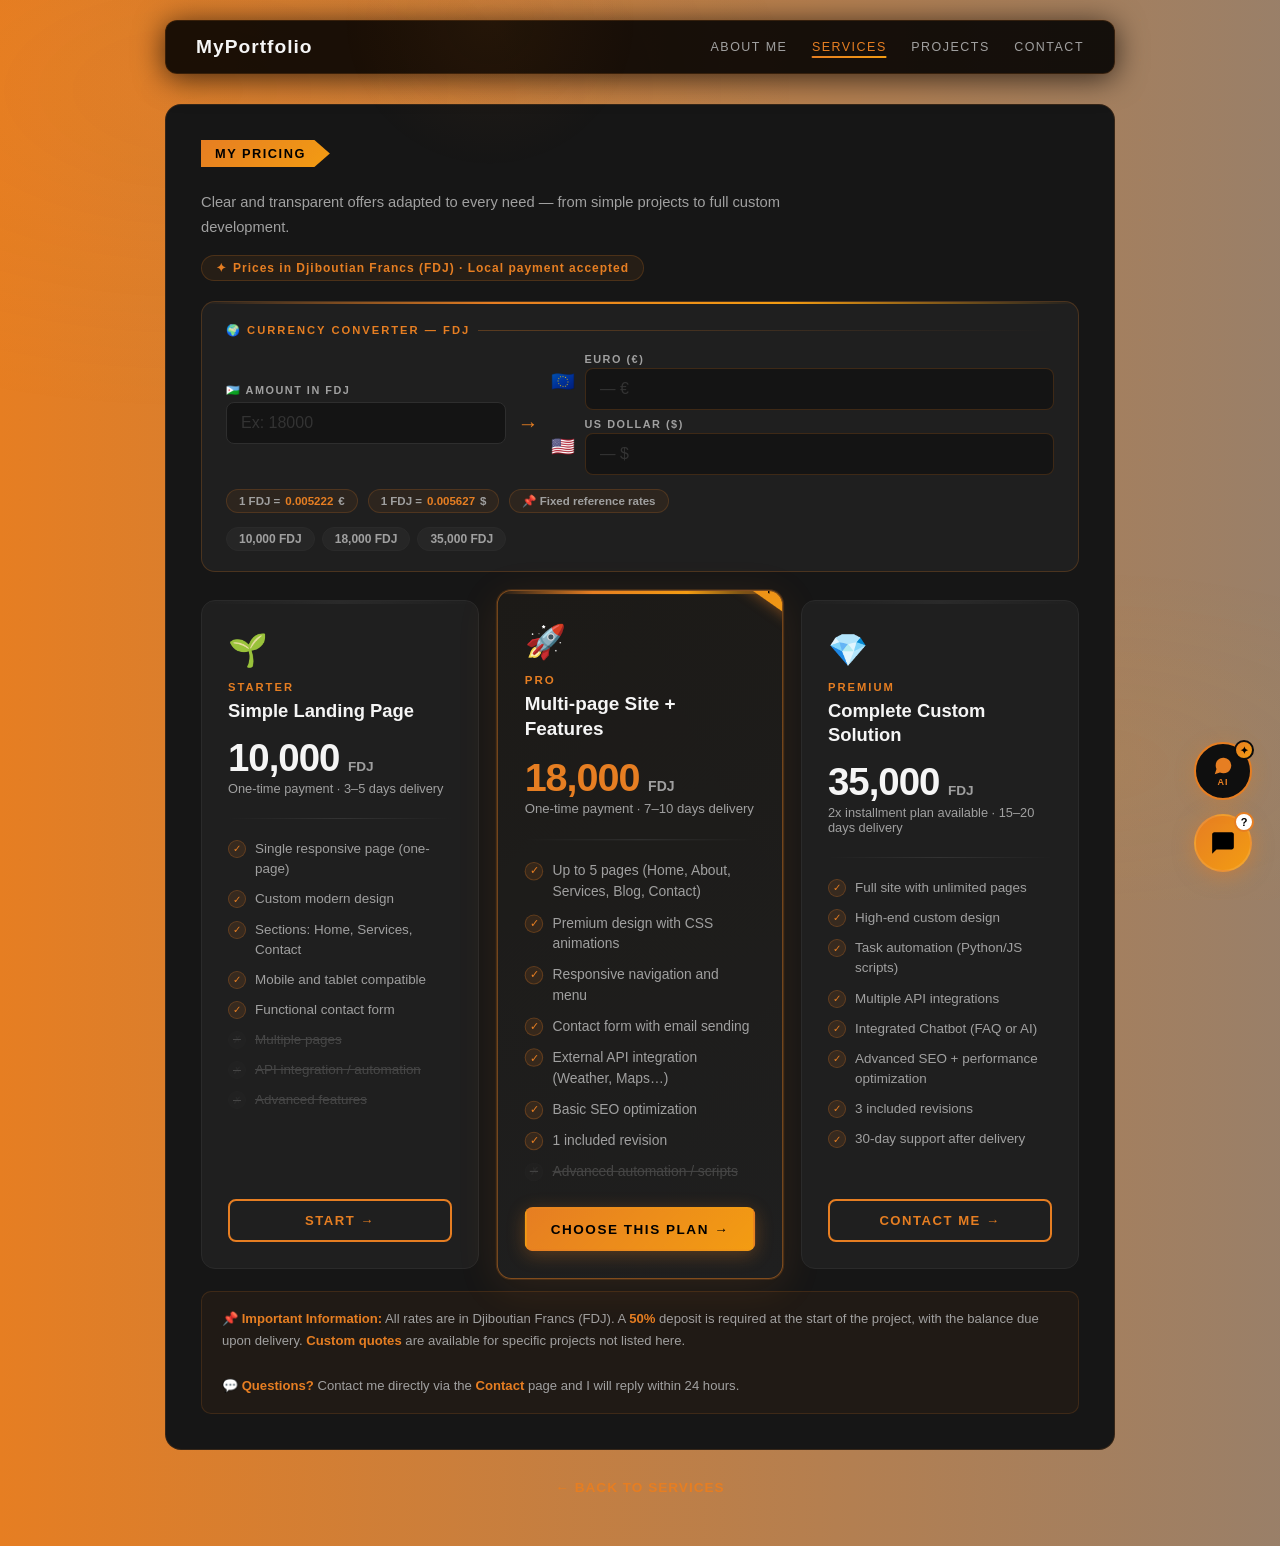
<file: tarifs.html>
<!DOCTYPE html>
<html lang="en">
<head>
    <meta charset="UTF-8">
    <meta name="viewport" content="width=device-width, initial-scale=1.0">
    <title>Pricing - Djama</title>
    <link rel="stylesheet" href="style.css">
    <link rel="stylesheet" href="tarifs.css">
</head>
<body>
<div class="container">

    <header class="navbar">
        <a class="logo" href="index.html">MyPortfolio</a>
        <nav>
            <a href="about.html">ABOUT ME</a>
            <a href="services.html" class="active">SERVICES</a>
            <a href="realisations.html">PROJECTS</a>
            <a href="contact.html">CONTACT</a>
        </nav>
    </header>

    <section class="card">
        <div class="label-tag">My Pricing</div>
        <p style="color:var(--text-gray); margin-top:8px; font-size:0.92rem; line-height:1.7; max-width:620px;">
            Clear and transparent offers adapted to every need — from simple projects to full custom development.
        </p>

        <div class="compare-tag">
            <span>✦</span> Prices in Djiboutian Francs (FDJ) · Local payment accepted
        </div>

        <!-- ===== CURRENCY CONVERTER ===== -->
        <div class="converter-block">
            <div class="converter-title">🌍 Currency Converter — FDJ</div>

            <div class="converter-row">
                <div class="conv-input-wrap">
                    <div class="conv-label">🇩🇯 Amount in FDJ</div>
                    <input
                        type="number"
                        id="conv-fdj"
                        class="conv-input"
                        placeholder="Ex: 18000"
                        min="0"
                        oninput="convertFromFDJ()"
                    />
                </div>

                <div class="conv-arrow">→</div>

                <div class="conv-results">
                    <div class="conv-result-row">
                        <div class="conv-flag">🇪🇺</div>
                        <div class="conv-result-input-wrap">
                            <div class="conv-label">Euro (€)</div>
                            <input type="text" id="conv-eur" class="conv-input" readonly placeholder="— €" />
                        </div>
                    </div>
                    <div class="conv-result-row">
                        <div class="conv-flag">🇺🇸</div>
                        <div class="conv-result-input-wrap">
                            <div class="conv-label">US Dollar ($)</div>
                            <input type="text" id="conv-usd" class="conv-input" readonly placeholder="— $" />
                        </div>
                    </div>
                </div>
            </div>

            <div class="conv-rate-row">
                <div class="conv-rate-badge">1 FDJ = <span id="rate-eur-label">...</span> €</div>
                <div class="conv-rate-badge">1 FDJ = <span id="rate-usd-label">...</span> $</div>
                <div class="conv-rate-badge" id="rate-source-badge">⏳ Loading live rates...</div>
            </div>

            <div class="conv-shortcuts">
                <span class="conv-shortcut" onclick="setAmount(10000)">10,000 FDJ</span>
                <span class="conv-shortcut" onclick="setAmount(18000)">18,000 FDJ</span>
                <span class="conv-shortcut" onclick="setAmount(35000)">35,000 FDJ</span>
            </div>
        </div>

        <!-- ===== PRICING CARDS ===== -->
        <div class="pricing-grid">

            <!-- STARTER -->
            <div class="pricing-card">
                <div class="plan-icon">🌱</div>
                <div class="plan-name">Starter</div>
                <div class="plan-title">Simple Landing Page</div>
                <div class="plan-price-wrap">
                    <span class="plan-price">10,000</span>
                    <span class="plan-currency">FDJ</span>
                    <div class="plan-desc">One-time payment · 3–5 days delivery</div>
                </div>
                <div class="plan-divider"></div>
                <ul class="plan-features">
                    <li>
                        <span class="feat-icon">✓</span>
                        Single responsive page (one-page)
                    </li>
                    <li>
                        <span class="feat-icon">✓</span>
                        Custom modern design
                    </li>
                    <li>
                        <span class="feat-icon">✓</span>
                        Sections: Home, Services, Contact
                    </li>
                    <li>
                        <span class="feat-icon">✓</span>
                        Mobile and tablet compatible
                    </li>
                    <li>
                        <span class="feat-icon">✓</span>
                        Functional contact form
                    </li>
                    <li class="disabled">
                        <span class="feat-icon">✗</span>
                        Multiple pages
                    </li>
                    <li class="disabled">
                        <span class="feat-icon">✗</span>
                        API integration / automation
                    </li>
                    <li class="disabled">
                        <span class="feat-icon">✗</span>
                        Advanced features
                    </li>
                </ul>
                <a href="contact.html?subject=Starter+10000FDJ" class="plan-cta">
                    Start →
                </a>
            </div>

            <!-- PRO (FEATURED) -->
            <div class="pricing-card featured">
                <div class="popular-badge">Popular</div>
                <div class="plan-icon">🚀</div>
                <div class="plan-name">Pro</div>
                <div class="plan-title">Multi-page Site + Features</div>
                <div class="plan-price-wrap">
                    <span class="plan-price">18,000</span>
                    <span class="plan-currency">FDJ</span>
                    <div class="plan-desc">One-time payment · 7–10 days delivery</div>
                </div>
                <div class="plan-divider"></div>
                <ul class="plan-features">
                    <li>
                        <span class="feat-icon">✓</span>
                        Up to 5 pages (Home, About, Services, Blog, Contact)
                    </li>
                    <li>
                        <span class="feat-icon">✓</span>
                        Premium design with CSS animations
                    </li>
                    <li>
                        <span class="feat-icon">✓</span>
                        Responsive navigation and menu
                    </li>
                    <li>
                        <span class="feat-icon">✓</span>
                        Contact form with email sending
                    </li>
                    <li>
                        <span class="feat-icon">✓</span>
                        External API integration (Weather, Maps…)
                    </li>
                    <li>
                        <span class="feat-icon">✓</span>
                        Basic SEO optimization
                    </li>
                    <li>
                        <span class="feat-icon">✓</span>
                        1 included revision
                    </li>
                    <li class="disabled">
                        <span class="feat-icon">✗</span>
                        Advanced automation / scripts
                    </li>
                </ul>
                <a href="contact.html?subject=Pro+18000FDJ" class="plan-cta">
                    Choose this plan →
                </a>
            </div>

            <!-- PREMIUM -->
            <div class="pricing-card">
                <div class="plan-icon">💎</div>
                <div class="plan-name">Premium</div>
                <div class="plan-title">Complete Custom Solution</div>
                <div class="plan-price-wrap">
                    <span class="plan-price">35,000</span>
                    <span class="plan-currency">FDJ</span>
                    <div class="plan-desc">2x installment plan available · 15–20 days delivery</div>
                </div>
                <div class="plan-divider"></div>
                <ul class="plan-features">
                    <li>
                        <span class="feat-icon">✓</span>
                        Full site with unlimited pages
                    </li>
                    <li>
                        <span class="feat-icon">✓</span>
                        High-end custom design
                    </li>
                    <li>
                        <span class="feat-icon">✓</span>
                        Task automation (Python/JS scripts)
                    </li>
                    <li>
                        <span class="feat-icon">✓</span>
                        Multiple API integrations
                    </li>
                    <li>
                        <span class="feat-icon">✓</span>
                        Integrated Chatbot (FAQ or AI)
                    </li>
                    <li>
                        <span class="feat-icon">✓</span>
                        Advanced SEO + performance optimization
                    </li>
                    <li>
                        <span class="feat-icon">✓</span>
                        3 included revisions
                    </li>
                    <li>
                        <span class="feat-icon">✓</span>
                        30-day support after delivery
                    </li>
                </ul>
                <a href="contact.html?subject=Premium+35000FDJ" class="plan-cta">
                    Contact me →
                </a>
            </div>

        </div>

        <div class="pricing-note">
            <strong>📌 Important Information:</strong>
            All rates are in Djiboutian Francs (FDJ). A <strong>50%</strong> deposit is required at the start of the project, with the balance due upon delivery.
            <strong>Custom quotes</strong> are available for specific projects not listed here.
            <br><br>
            <strong>💬 Questions?</strong> Contact me directly via the 
            <a href="contact.html" style="color:var(--accent-orange); text-decoration:none; font-weight:700;">Contact</a> 
            page and I will reply within 24 hours.
        </div>

    </section>

    <div style="text-align:center; margin-bottom:30px;">
        <a href="services.html" style="color:var(--accent-orange); text-decoration:none; font-size:0.85rem; font-weight:700; letter-spacing:1px;">
            ← BACK TO SERVICES
        </a>
    </div>

</div>

<!-- ===== CLASSIC CHATBOT ===== -->
<div id="chat-bubble" title="Quick questions">
    <svg viewBox="0 0 24 24"><path d="M20 2H4c-1.1 0-2 .9-2 2v18l4-4h14c1.1 0 2-.9 2-2V4c0-1.1-.9-2-2-2z"/></svg>
    <div id="chat-badge">?</div>
</div>
<div id="chatbox">
    <div id="chat-header">
        <div id="chat-header-tag">Assistant</div>
        <div id="chat-header-info"><p>Djama's Portfolio</p></div>
        <div id="chat-status"></div>
        <div id="chat-close">&#x2715;</div>
    </div>
    <div id="messages">
        <div class="msg bot">Hello! I am <strong>Djama's</strong> assistant. Select a question below.</div>
    </div>
    <div id="questions-panel">
        <div id="questions-label">Choose a question</div>
    </div>
    <div id="chat-footer">MyPortfolio &nbsp;|&nbsp; <span>Djama</span></div>
</div>

<!-- ===== AI CHATBOT ===== -->
<div id="ai-bubble" title="Ask a question to the AI">
    <svg viewBox="0 0 24 24"><path d="M21 11.5a8.38 8.38 0 0 1-.9 3.8 8.5 8.5 0 0 1-7.6 4.7 8.38 8.38 0 0 1-3.8-.9L3 21l1.9-5.7a8.38 8.38 0 0 1-.9-3.8 8.5 8.5 0 0 1 4.7-7.6 8.38 8.38 0 0 1 3.8-.9h.5a8.48 8.48 0 0 1 8 8v.5z"/></svg>
    <span class="ai-icon-label">AI</span>
    <div id="ai-badge">&#10022;</div>
</div>
<div id="ai-chatbox">
    <div id="ai-header">
        <div id="ai-header-tag">AI · DJAMA</div>
        <div id="ai-header-info">
            <p>Djama's AI Assistant</p>
            <small>Ask any question</small>
        </div>
        <div id="ai-status"></div>
        <div id="ai-close">&#x2715;</div>
    </div>
    <div id="ai-messages"></div>
    <div id="ai-input-area">
        <input type="text" id="ai-input" placeholder="Your question..." maxlength="300" />
        <button id="ai-send-btn" title="Send">
            <svg viewBox="0 0 24 24"><path d="M2 21l21-9L2 3v7l15 2-15 2v7z"/></svg>
        </button>
    </div>
    <div id="ai-footer">Powered by &nbsp;<span>DJAMA AI</span></div>
</div>

<script src="chatbot.js"></script>
<script src="tarifs.js"></script>

</body>
</html>
</file>
<file: style.css>
html { scroll-behavior: smooth; }

:root {
    --bg-dark: #0d0d0d;
    --card-bg: #161616;
    --accent-orange: #e67e22;
    --accent-gold: #f39c12;
    --accent-glow: rgba(230, 126, 34, 0.35);
    --text-white: #f5f5f5;
    --text-gray: #a0a0a0;
    --input-bg: #1f1f1f;
    --border-subtle: rgba(230, 126, 34, 0.15);
    --border-active: rgba(230, 126, 34, 0.55);
}

*, *::before, *::after { box-sizing: border-box; }

body {
    background-color: var(--bg-dark);
    color: var(--text-white);
    font-family: 'Segoe UI', Tahoma, Geneva, Verdana, sans-serif;
    margin: 0;
    padding: 20px;
    display: flex;
    justify-content: center;
    min-height: 100vh;
    overflow-x: hidden;
    position: relative; 

    background: linear-gradient(270deg, black, white, gray, #e67e22); 
    background-size: 400% 400%; 
    animation: gradientMove 5s ease infinite;
    }

     @keyframes gradientMove {
        0% {
            background-position: 0% 50%;
        }
        50% {
            background-position: 100% 50%;
        }
        100% {
            background-position: 0% 50%;
        }
    }


body::before {
    content: '';
    position: fixed;
    inset: 0;
    background:
        radial-gradient(ellipse 80% 60% at 15% 10%, rgba(230,126,34,0.07) 0%, transparent 60%),
        radial-gradient(ellipse 60% 40% at 85% 85%, rgba(243,156,18,0.05) 0%, transparent 55%);
    animation: bgShift 9s ease-in-out infinite alternate;
    pointer-events: none;
    z-index: 0;
}
@keyframes bgShift {
    0%   { opacity: 0.5; }
    100% { opacity: 1; }
}

body::after {
    content: '';
    position: fixed;
    inset: 0;
    background-image: radial-gradient(circle, rgba(230,126,34,0.06) 1px, transparent 1px);
    background-size: 40px 40px;
    pointer-events: none;
    z-index: 0;
    animation: gridFade 7s ease-in-out infinite alternate;
}
@keyframes gridFade {
    0%   { opacity: 0.25; }
    100% { opacity: 0.65; }
}

.container {
    width: 100%;
    max-width: 950px;
    position: relative;
    z-index: 1;
    animation: pageIn 0.5s ease both;
}
@keyframes pageIn {
    from { opacity: 0; transform: translateY(18px); }
    to   { opacity: 1; transform: translateY(0); }
}

/* ===== NAVBAR ===== */
.navbar {
    background: rgba(0,0,0,0.88);
    backdrop-filter: blur(20px);
    -webkit-backdrop-filter: blur(20px);
    padding: 15px 30px;
    border-radius: 12px;
    display: flex;
    justify-content: space-between;
    align-items: center;
    margin-bottom: 30px;
    border: 1px solid var(--border-subtle);
    box-shadow: 0 4px 30px rgba(0,0,0,0.7), 0 0 0 1px rgba(230,126,34,0.06);
    position: sticky;
    top: 10px;
    z-index: 100;
    animation: slideDown 0.6s cubic-bezier(0.34,1.56,0.64,1) both;
}
@keyframes slideDown {
    from { transform: translateY(-30px); opacity: 0; }
    to   { transform: translateY(0); opacity: 1; }
}

.logo {
    font-weight: bold;
    font-size: 1.2rem;
    color: var(--text-white);
    text-decoration: none;
    letter-spacing: 1px;
    position: relative;
    transition: color 0.3s;
}
.logo::after {
    content: '';
    position: absolute;
    bottom: -2px; left: 0;
    width: 0; height: 2px;
    background: linear-gradient(90deg, var(--accent-orange), var(--accent-gold));
    transition: width 0.4s ease;
    border-radius: 2px;
}
.logo:hover { color: var(--accent-orange); }
.logo:hover::after { width: 100%; }

nav a {
    color: var(--text-gray);
    text-decoration: none;
    margin-left: 20px;
    font-size: 0.78rem;
    letter-spacing: 1.5px;
    transition: color 0.3s, transform 0.2s;
    display: inline-block;
    position: relative;
    padding-bottom: 4px;
}
nav a::after {
    content: '';
    position: absolute;
    bottom: 0; left: 50%;
    transform: translateX(-50%) scaleX(0);
    width: 100%; height: 2px;
    background: linear-gradient(90deg, var(--accent-orange), var(--accent-gold));
    border-radius: 2px;
    transition: transform 0.35s cubic-bezier(0.34,1.56,0.64,1);
}
nav a:hover { color: var(--text-white); transform: translateY(-1px); }
nav a:hover::after { transform: translateX(-50%) scaleX(1); }
nav a.active { color: var(--accent-orange); }
nav a.active::after { transform: translateX(-50%) scaleX(1); }

/* ===== CARDS ===== */
.card {
    background: var(--card-bg);
    padding: 35px;
    border-radius: 16px;
    margin-bottom: 28px;
    border: 1px solid var(--border-subtle);
    position: relative;
    overflow: hidden;
    transition: border-color 0.4s, box-shadow 0.4s, transform 0.3s;
    animation: fadeUp 0.7s cubic-bezier(0.34,1.2,0.64,1) both;
}
.card:nth-child(1) { animation-delay: 0.05s; }
.card:nth-child(2) { animation-delay: 0.15s; }
.card:nth-child(3) { animation-delay: 0.25s; }
.card:nth-child(4) { animation-delay: 0.35s; }
@keyframes fadeUp {
    from { opacity: 0; transform: translateY(28px); }
    to   { opacity: 1; transform: translateY(0); }
}

.card::before {
    content: '';
    position: absolute;
    top: 0; left: 0; right: 0;
    height: 2px;
    background: linear-gradient(90deg, transparent, var(--accent-orange), var(--accent-gold), transparent);
    opacity: 0;
    transition: opacity 0.4s;
}
.card::after {
    content: '';
    position: absolute;
    top: -60px; right: -60px;
    width: 140px; height: 140px;
    background: radial-gradient(circle, rgba(230,126,34,0.1) 0%, transparent 70%);
    border-radius: 50%;
    opacity: 0;
    transition: opacity 0.4s, transform 0.4s;
    pointer-events: none;
}
.card:hover {
    border-color: var(--border-active);
    box-shadow: 0 0 0 1px rgba(230,126,34,0.12), 0 10px 45px rgba(0,0,0,0.8), 0 0 60px rgba(230,126,34,0.07);
    transform: translateY(-3px);
}
.card:hover::before { opacity: 1; }
.card:hover::after  { opacity: 1; transform: scale(1.2); }

/* ===== LABEL TAG ===== */
.label-tag {
    background: linear-gradient(135deg, var(--accent-orange), var(--accent-gold));
    color: #000;
    font-weight: 800;
    padding: 6px 24px 6px 14px;
    display: inline-block;
    clip-path: polygon(0% 0%, 88% 0%, 100% 50%, 88% 100%, 0% 100%);
    margin-bottom: 15px;
    font-size: 0.8rem;
    text-transform: uppercase;
    letter-spacing: 1.5px;
}

/* ===== PROFILE ===== */
.profile-grid {
    display: grid;
    grid-template-columns: 1fr 200px;
    gap: 30px;
}
.field { margin-bottom: 22px; }
.input-box {
    background: var(--input-bg);
    border: 1px solid rgba(255,255,255,0.06);
    padding: 12px 15px;
    width: 90%;
    color: var(--text-gray);
    font-size: 0.9rem;
    border-radius: 6px;
    transition: border-color 0.3s, color 0.3s, box-shadow 0.3s;
}
.input-box:hover {
    border-color: rgba(230,126,34,0.35);
    color: var(--text-white);
    box-shadow: 0 0 14px rgba(230,126,34,0.09);
}

.image-container {
    text-align: right;
    display: flex;
    flex-direction: column;
    align-items: flex-end;
}
.profile-pic {
    width: 170px; height: 170px;
    background: linear-gradient(135deg, #222d4a, #3a4767);
    border-radius: 10px;
    display: flex;
    align-items: center;
    justify-content: center;
    margin-top: 10px;
    border: 2px solid var(--border-subtle);
    position: relative;
    overflow: hidden;
    transition: border-color 0.3s, box-shadow 0.3s;
}
.profile-pic::before {
    content: '';
    position: absolute;
    inset: 0;
    background: linear-gradient(135deg, rgba(230,126,34,0.12), transparent 60%);
    opacity: 0;
    transition: opacity 0.3s;
}
.profile-pic:hover { border-color: var(--accent-orange); box-shadow: 0 0 30px rgba(230,126,34,0.2); }
.profile-pic:hover::before { opacity: 1; }
.profile-pic svg { width: 100px; fill: #fff; opacity: 0.7; }

/* ===== ITEMS EXPANDABLES ===== */
.item { margin-top: 25px; }
.icon-circle {
    font-size: 45px;
    margin-right: 25px;
    line-height: 1;
    transition: transform 0.3s;
    display: inline-block;
}
.text-content h3 { margin: 0 0 5px; color: var(--text-gray); font-size: 1.3rem; transition: color 0.3s; }
.text-content p  { margin: 0; color: var(--text-gray); font-size: 0.95rem; line-height: 1.5; }

.item.expandable {
    cursor: pointer;
    padding: 18px;
    border-radius: 12px;
    flex-direction: column;
    border: 1px solid transparent;
    transition: background 0.3s, border-color 0.3s, box-shadow 0.3s, transform 0.25s;
    display: block;
    position: relative;
    overflow: hidden;
}
.item.expandable::before {
    content: '';
    position: absolute;
    left: 0; top: 15%; bottom: 15%;
    width: 3px;
    background: linear-gradient(180deg, var(--accent-orange), var(--accent-gold));
    border-radius: 0 2px 2px 0;
    opacity: 0;
    transition: opacity 0.35s, top 0.35s, bottom 0.35s;
}
.item.expandable:hover {
    background: rgba(230,126,34,0.04);
    border-color: rgba(230,126,34,0.18);
    box-shadow: 0 0 20px rgba(230,126,34,0.05);
    transform: translateX(5px);
}
.item.expandable:hover::before { opacity: 1; top: 8%; bottom: 8%; }
.item.expandable:hover .icon-circle { transform: scale(1.15) rotate(-5deg); }
.item.expandable:hover .text-content h3 { color: var(--text-white); }

.item.expandable.active {
    background: rgba(230,126,34,0.055);
    border-color: rgba(230,126,34,0.38);
    box-shadow: 0 0 0 1px rgba(230,126,34,0.15), 0 8px 30px rgba(0,0,0,0.5), 0 0 40px rgba(230,126,34,0.09);
    transform: translateX(0);
}
.item.expandable.active::before { opacity: 1; top: 0; bottom: 0; }
.item.expandable.active .text-content h3 { color: var(--accent-orange); }
.item.expandable.active::after {
    content: '';
    position: absolute;
    top: 0; left: 0; right: 0;
    height: 1px;
    background: linear-gradient(90deg, transparent, var(--accent-orange), var(--accent-gold), transparent);
    animation: scanLine 2.5s ease-in-out infinite;
}
@keyframes scanLine { 0%, 100% { opacity: 0.4; } 50% { opacity: 1; } }

.item-header { display: flex; align-items: flex-start; width: 100%; }
.details-content {
    max-height: 0;
    overflow: hidden;
    transition: max-height 0.6s cubic-bezier(0.4,0,0.2,1), opacity 0.4s ease, margin-top 0.4s;
    opacity: 0;
    width: 100%;
    margin-top: 0;
}
.item.active .details-content { max-height: 1000px; opacity: 1; margin-top: 15px; }

/* ===== GALERIE ===== */
.gallery { display: grid; grid-template-columns: repeat(auto-fit, minmax(150px, 1fr)); gap: 15px; margin-top: 15px; }
.gallery img {
    width: 100%;
    border-radius: 8px;
    border: 2px solid var(--border-subtle);
    transition: transform 0.35s cubic-bezier(0.34,1.56,0.64,1), border-color 0.3s, box-shadow 0.3s;
}
.gallery img:hover {
    transform: scale(1.07) translateY(-3px);
    border-color: var(--accent-orange);
    box-shadow: 0 10px 28px rgba(230,126,34,0.28);
}

/* ===== SCROLLBAR ===== */
::-webkit-scrollbar { width: 5px; }
::-webkit-scrollbar-track { background: #0d0d0d; }
::-webkit-scrollbar-thumb { background: linear-gradient(180deg, var(--accent-orange), var(--accent-gold)); border-radius: 3px; }

/* ===== RESPONSIVE ===== */
@media (max-width: 768px) {
    .profile-grid { grid-template-columns: 1fr; }
    .image-container { align-items: flex-start; margin-top: 30px; }
    .input-box { width: 100%; }
    .navbar { flex-direction: column; gap: 15px; text-align: center; position: relative; top: 0; }
    nav a { margin: 0 10px; }
}

/* ===== CHATBOT CLASSIQUE ===== */
#chat-bubble {
    position: fixed;
    bottom: 28px; right: 28px;
    width: 58px; height: 58px;
    border-radius: 50%;
    background: linear-gradient(135deg, var(--accent-orange), var(--accent-gold));
    display: flex; align-items: center; justify-content: center;
    cursor: pointer;
    z-index: 9999;
    box-shadow: 0 4px 20px rgba(230,126,34,0.5);
    transition: transform 0.25s cubic-bezier(0.34,1.56,0.64,1), box-shadow 0.3s;
    border: 2px solid rgba(255,255,255,0.1);
    animation: bubblePulse 3s ease-in-out infinite;
}
@keyframes bubblePulse {
    0%, 100% { box-shadow: 0 4px 20px rgba(230,126,34,0.5), 0 0 0 0 rgba(230,126,34,0.3); }
    50%       { box-shadow: 0 4px 20px rgba(230,126,34,0.5), 0 0 0 9px rgba(230,126,34,0); }
}
#chat-bubble:hover { transform: scale(1.12) rotate(-5deg); animation: none; box-shadow: 0 6px 30px rgba(230,126,34,0.7); }
#chat-bubble svg { width: 26px; height: 26px; fill: #000; }

#chat-badge {
    position: absolute;
    top: -4px; right: -4px;
    width: 20px; height: 20px;
    border-radius: 50%;
    background: #fff; color: #000;
    font-size: 11px; font-weight: 800;
    display: flex; align-items: center; justify-content: center;
    border: 2px solid var(--accent-orange);
}

#chatbox {
    position: fixed;
    bottom: 100px; right: 28px;
    width: 355px; max-height: 560px;
    background: rgba(16,16,16,0.97);
    backdrop-filter: blur(20px);
    border: 1px solid rgba(230,126,34,0.3);
    border-radius: 16px;
    display: none; flex-direction: column;
    z-index: 9998; overflow: hidden;
    box-shadow: 0 16px 50px rgba(0,0,0,0.85), 0 0 0 1px rgba(230,126,34,0.08);
    animation: chatSlideIn 0.35s cubic-bezier(0.34,1.56,0.64,1) both;
    transform-origin: bottom right;
}
@keyframes chatSlideIn {
    from { transform: scale(0.7) translateY(20px); opacity: 0; }
    to   { transform: scale(1) translateY(0); opacity: 1; }
}

#chat-header {
    background: linear-gradient(135deg, #080808, #0f0f0f);
    padding: 14px 18px;
    display: flex; align-items: center; gap: 12px;
    border-bottom: 1px solid rgba(230,126,34,0.25);
    flex-shrink: 0;
}
#chat-header-tag {
    background: linear-gradient(135deg, var(--accent-orange), var(--accent-gold));
    color: #000; font-weight: 800;
    padding: 4px 16px 4px 10px;
    clip-path: polygon(0% 0%, 88% 0%, 100% 50%, 88% 100%, 0% 100%);
    font-size: 0.75rem; text-transform: uppercase; letter-spacing: 1px; white-space: nowrap;
}
#chat-header-info { flex: 1; }
#chat-header-info p { margin: 0; font-size: 11px; color: #777; }
#chat-status {
    width: 8px; height: 8px; border-radius: 50%;
    background: #2ecc71; flex-shrink: 0;
    box-shadow: 0 0 8px rgba(46,204,113,0.7);
    animation: statusPulse 2s ease-in-out infinite;
}
@keyframes statusPulse { 0%,100%{opacity:1;} 50%{opacity:0.45;} }
#chat-close { margin-left: auto; cursor: pointer; color: #555; font-size: 18px; line-height: 1; transition: color 0.2s, transform 0.2s; }
#chat-close:hover { color: var(--accent-orange); transform: rotate(90deg); }

#messages {
    flex: 1; overflow-y: auto; padding: 14px;
    display: flex; flex-direction: column; gap: 10px;
    max-height: 200px; background: #080808;
}
#messages::-webkit-scrollbar { width: 3px; }
#messages::-webkit-scrollbar-thumb { background: var(--accent-orange); border-radius: 3px; }

.msg {
    max-width: 85%; font-size: 13px; line-height: 1.5;
    padding: 9px 13px; border-radius: 10px;
    animation: msgIn 0.3s cubic-bezier(0.34,1.56,0.64,1) both;
}
@keyframes msgIn {
    from { opacity: 0; transform: translateY(8px) scale(0.95); }
    to   { opacity: 1; transform: translateY(0) scale(1); }
}
.msg.bot {
    background: #181818; color: #aaa; align-self: flex-start;
    border: 1px solid rgba(255,255,255,0.05); border-bottom-left-radius: 3px;
}
.msg.bot strong { color: var(--accent-orange); }
.msg.user {
    background: linear-gradient(135deg, var(--accent-orange), var(--accent-gold));
    color: #000; font-weight: 600; align-self: flex-end; border-bottom-right-radius: 3px;
}

#questions-panel {
    padding: 10px 14px 12px;
    border-top: 1px solid rgba(255,255,255,0.05);
    display: flex; flex-direction: column; gap: 6px;
    overflow-y: auto; max-height: 230px; background: #0f0f0f;
}
#questions-panel::-webkit-scrollbar { width: 3px; }
#questions-panel::-webkit-scrollbar-thumb { background: var(--accent-orange); border-radius: 3px; }
#questions-label { font-size: 10px; color: #3a3a3a; margin-bottom: 4px; text-transform: uppercase; letter-spacing: 1px; font-weight: 700; }

.q-btn {
    text-align: left;
    background: rgba(255,255,255,0.025);
    border: 1px solid rgba(255,255,255,0.06);
    border-radius: 8px;
    padding: 8px 12px 8px 22px;
    font-size: 12.5px; color: #777; cursor: pointer;
    transition: background 0.2s, border-color 0.2s, color 0.2s, transform 0.2s;
    position: relative; line-height: 1.4;
}
.q-btn::before {
    content: '➔'; position: absolute; left: 8px;
    color: var(--accent-orange); font-size: 10px;
    top: 50%; transform: translateY(-50%);
    transition: transform 0.2s;
}
.q-btn:hover {
    background: rgba(230,126,34,0.08);
    border-color: rgba(230,126,34,0.3);
    color: var(--text-white);
    transform: translateX(3px);
}
.q-btn:hover::before { transform: translateY(-50%) translateX(2px); }
.q-btn.used { opacity: 0.22; text-decoration: line-through; pointer-events: none; }

#chat-footer {
    padding: 7px 14px; border-top: 1px solid rgba(255,255,255,0.04);
    font-size: 10px; color: #2a2a2a; text-align: center;
    background: #060606; text-transform: uppercase; letter-spacing: 1px; flex-shrink: 0;
}
#chat-footer span { color: var(--accent-orange); }

/* ===== CHATBOT IA ===== */
#ai-bubble {
    position: fixed;
    bottom: 100px; right: 28px;
    width: 58px; height: 58px;
    border-radius: 50%;
    background: #0f0f0f;
    border: 2px solid var(--accent-orange);
    display: flex; align-items: center; justify-content: center;
    cursor: pointer; z-index: 9999;
    box-shadow: 0 4px 20px rgba(230,126,34,0.3);
    transition: transform 0.25s cubic-bezier(0.34,1.56,0.64,1), box-shadow 0.3s;
    flex-direction: column; gap: 1px;
    animation: aiBubblePulse 3.5s ease-in-out infinite 1.2s;
}
@keyframes aiBubblePulse {
    0%,100% { box-shadow: 0 4px 20px rgba(230,126,34,0.3), 0 0 0 0 rgba(230,126,34,0.2); }
    50%      { box-shadow: 0 4px 22px rgba(230,126,34,0.5), 0 0 0 10px rgba(230,126,34,0); }
}
#ai-bubble:hover { transform: scale(1.12) rotate(5deg); animation: none; box-shadow: 0 6px 30px rgba(230,126,34,0.55); }
#ai-bubble .ai-icon-label { font-size: 9px; font-weight: 800; letter-spacing: 1px; color: var(--accent-orange); text-transform: uppercase; line-height: 1; }
#ai-bubble svg { width: 22px; height: 22px; fill: var(--accent-orange); }

#ai-badge {
    position: absolute; top: -4px; right: -4px;
    width: 20px; height: 20px; border-radius: 50%;
    background: linear-gradient(135deg, var(--accent-orange), var(--accent-gold));
    color: #000; font-size: 10px; font-weight: 800;
    display: flex; align-items: center; justify-content: center;
    border: 2px solid #0d0d0d;
}

#ai-chatbox {
    position: fixed;
    bottom: 170px; right: 28px;
    width: 365px; max-height: 520px;
    background: rgba(10,10,10,0.97);
    backdrop-filter: blur(20px);
    border: 1px solid rgba(230,126,34,0.4);
    border-radius: 16px;
    display: none; flex-direction: column;
    z-index: 9997; overflow: hidden;
    box-shadow: 0 16px 50px rgba(0,0,0,0.9), 0 0 0 1px rgba(230,126,34,0.1), 0 0 60px rgba(230,126,34,0.07);
    animation: chatSlideIn 0.35s cubic-bezier(0.34,1.56,0.64,1) both;
    transform-origin: bottom right;
}

#ai-header {
    background: linear-gradient(135deg, #060606, #0d0d0d);
    padding: 14px 18px;
    display: flex; align-items: center; gap: 12px;
    border-bottom: 1px solid rgba(230,126,34,0.22);
    flex-shrink: 0;
}
#ai-header-tag {
    background: linear-gradient(135deg, var(--accent-orange), var(--accent-gold));
    color: #000; font-weight: 800;
    padding: 4px 16px 4px 10px;
    clip-path: polygon(0% 0%, 88% 0%, 100% 50%, 88% 100%, 0% 100%);
    font-size: 0.75rem; text-transform: uppercase; letter-spacing: 1px; white-space: nowrap;
}
#ai-header-info { flex: 1; }
#ai-header-info p  { margin: 0; font-size: 11px; color: #777; }
#ai-header-info small { font-size: 10px; color: var(--accent-orange); opacity: 0.75; }

#ai-status {
    width: 8px; height: 8px; border-radius: 50%;
    background: var(--accent-orange); flex-shrink: 0;
    box-shadow: 0 0 8px rgba(230,126,34,0.8);
    animation: aiStatusPulse 1.8s ease-in-out infinite;
}
@keyframes aiStatusPulse { 0%,100%{opacity:1;transform:scale(1);} 50%{opacity:0.4;transform:scale(0.8);} }
#ai-close { margin-left: auto; cursor: pointer; color: #444; font-size: 18px; line-height: 1; transition: color 0.2s, transform 0.2s; }
#ai-close:hover { color: var(--accent-orange); transform: rotate(90deg); }

#ai-messages {
    flex: 1; overflow-y: auto; padding: 14px;
    display: flex; flex-direction: column; gap: 10px;
    max-height: 300px; background: #060606;
}
#ai-messages::-webkit-scrollbar { width: 3px; }
#ai-messages::-webkit-scrollbar-thumb { background: linear-gradient(180deg, var(--accent-orange), var(--accent-gold)); border-radius: 3px; }

.typing-dot {
    display: inline-block; width: 7px; height: 7px;
    background: var(--accent-orange); border-radius: 50%;
    margin: 0 2px; animation: typingBounce 1.2s infinite ease-in-out;
}
.typing-dot:nth-child(2) { animation-delay: 0.2s; }
.typing-dot:nth-child(3) { animation-delay: 0.4s; }
@keyframes typingBounce {
    0%,80%,100% { transform: translateY(0); opacity: 0.4; }
    40%         { transform: translateY(-6px); opacity: 1; }
}

#ai-input-area {
    display: flex; align-items: center; gap: 8px;
    padding: 10px 14px;
    border-top: 1px solid rgba(255,255,255,0.04);
    background: #0c0c0c; flex-shrink: 0;
}
#ai-input {
    flex: 1;
    background: rgba(255,255,255,0.04);
    border: 1px solid rgba(255,255,255,0.07);
    border-radius: 8px; padding: 9px 12px;
    color: var(--text-white); font-size: 13px;
    font-family: 'Segoe UI', sans-serif;
    outline: none; transition: border-color 0.25s, box-shadow 0.25s;
}
#ai-input:focus { border-color: rgba(230,126,34,0.5); box-shadow: 0 0 0 3px rgba(230,126,34,0.07); }
#ai-input::placeholder { color: #3a3a3a; }

#ai-send-btn {
    width: 36px; height: 36px; border-radius: 9px;
    background: linear-gradient(135deg, var(--accent-orange), var(--accent-gold));
    border: none; cursor: pointer;
    display: flex; align-items: center; justify-content: center;
    transition: opacity 0.2s, transform 0.2s, box-shadow 0.2s;
    flex-shrink: 0;
}
#ai-send-btn:hover { opacity: 0.9; transform: scale(1.08) rotate(-5deg); box-shadow: 0 4px 15px rgba(230,126,34,0.4); }
#ai-send-btn:disabled { opacity: 0.3; cursor: not-allowed; transform: none; box-shadow: none; }
#ai-send-btn svg { width: 16px; height: 16px; fill: #000; }

#ai-footer {
    padding: 6px 14px; border-top: 1px solid rgba(255,255,255,0.03);
    font-size: 10px; color: #252525; text-align: center;
    background: #040404; text-transform: uppercase; letter-spacing: 1px; flex-shrink: 0;
}
#ai-footer span { color: var(--accent-orange); }

@media (max-width: 480px) {
    #chatbox    { width: calc(100vw - 32px); right: 16px; }
    #ai-chatbox { width: calc(100vw - 32px); right: 16px; }
    #chat-bubble { right: 16px; bottom: 16px; }
    #ai-bubble   { right: 16px; bottom: 88px; }
}
</file>
<file: rea.css>
.websites-grid {
            display: grid;
            grid-template-columns: repeat(auto-fill, minmax(280px, 1fr));
            gap: 20px;
            margin-top: 22px;
        }

        .website-card {
            background: var(--input-bg);
            border-radius: 12px;
            overflow: hidden;
            border: 1px solid #252525;
            transition: transform 0.3s, border-color 0.3s, box-shadow 0.3s;
            position: relative;
        }
        .website-card:hover {
            transform: translateY(-6px);
            border-color: rgba(230,126,34,0.4);
            box-shadow: 0 12px 35px rgba(0,0,0,0.4);
        }

        /* Preview thumbnail area */
        .website-thumb {
            width: 100%;
            height: 160px;
            background: linear-gradient(135deg, #1a1a1a 0%, #222 100%);
            display: flex;
            align-items: center;
            justify-content: center;
            font-size: 3rem;
            position: relative;
            overflow: hidden;
            border-bottom: 1px solid #252525;
        }
        .website-thumb img {
            width: 100%;
            height: 100%;
            object-fit: cover;
            display: block;
        }
        .website-thumb .thumb-placeholder {
            display: flex;
            flex-direction: column;
            align-items: center;
            gap: 8px;
        }
        .website-thumb .thumb-placeholder span {
            font-size: 0.75rem;
            color: #555;
            letter-spacing: 1px;
            text-transform: uppercase;
        }

        /* Status badge */
        .status-badge {
            position: absolute;
            top: 10px;
            right: 10px;
            font-size: 0.65rem;
            font-weight: 800;
            letter-spacing: 1px;
            text-transform: uppercase;
            padding: 4px 10px;
            border-radius: 20px;
        }
        .status-badge.live {
            background: rgba(46,204,113,0.2);
            border: 1px solid #2ecc71;
            color: #2ecc71;
        }
        .status-badge.wip {
            background: rgba(230,126,34,0.2);
            border: 1px solid var(--accent-orange);
            color: var(--accent-orange);
        }
        .status-badge.private {
            background: rgba(150,150,150,0.15);
            border: 1px solid #555;
            color: #999;
        }

        /* Card body */
        .website-body {
            padding: 18px 20px 20px;
        }
        .website-body h4 {
            margin: 0 0 7px;
            font-size: 1rem;
            color: var(--text-white);
            font-weight: 700;
        }
        .website-body p {
            margin: 0 0 14px;
            color: var(--text-gray);
            font-size: 0.82rem;
            line-height: 1.6;
        }

        /* Tech tags */
        .tech-tags {
            display: flex;
            flex-wrap: wrap;
            gap: 6px;
            margin-bottom: 16px;
        }
        .tech-tag {
            background: rgba(230,126,34,0.08);
            border: 1px solid rgba(230,126,34,0.2);
            border-radius: 4px;
            padding: 3px 9px;
            font-size: 0.7rem;
            color: var(--accent-orange);
            font-weight: 600;
            letter-spacing: 0.5px;
        }

        /* Action buttons */
        .website-actions {
            display: flex;
            gap: 10px;
            flex-wrap: wrap;
        }
        .btn-visit {
            background: var(--accent-orange);
            color: #000;
            text-decoration: none;
            padding: 8px 18px;
            border-radius: 6px;
            font-size: 0.78rem;
            font-weight: 800;
            letter-spacing: 0.8px;
            text-transform: uppercase;
            transition: opacity 0.2s, transform 0.2s;
            display: inline-flex;
            align-items: center;
            gap: 5px;
        }
        .btn-visit:hover { opacity: 0.85; transform: translateY(-1px); }
        .btn-code {
            background: transparent;
            color: var(--text-gray);
            text-decoration: none;
            padding: 8px 18px;
            border-radius: 6px;
            font-size: 0.78rem;
            font-weight: 700;
            letter-spacing: 0.8px;
            text-transform: uppercase;
            border: 1px solid #333;
            transition: border-color 0.2s, color 0.2s;
            display: inline-flex;
            align-items: center;
            gap: 5px;
        }
        .btn-code:hover { border-color: var(--accent-orange); color: var(--accent-orange); }

        /* Add new site placeholder card */
        .website-card.add-new {
            border: 2px dashed #2a2a2a;
            background: transparent;
            display: flex;
            align-items: center;
            justify-content: center;
            min-height: 220px;
            cursor: pointer;
            transition: border-color 0.3s, background 0.3s;
        }
        .website-card.add-new:hover {
            border-color: rgba(230,126,34,0.4);
            background: rgba(230,126,34,0.03);
            transform: translateY(-4px);
        }
        .add-new-inner {
            text-align: center;
            color: #444;
        }
        .add-new-inner .add-icon {
            font-size: 2rem;
            margin-bottom: 10px;
            display: block;
        }
        .add-new-inner p {
            font-size: 0.8rem;
            letter-spacing: 1px;
            text-transform: uppercase;
            margin: 0;
        }
</file>
<file: tarifs.css>
/* =============================================
   TARIFS.CSS — Pricing Page Styles
   ============================================= */

/* ===== PRICING GRID ===== */
.pricing-grid {
    display: grid;
    grid-template-columns: repeat(auto-fit, minmax(250px, 1fr));
    gap: 22px;
    margin-top: 28px;
}

.pricing-card {
    background: var(--input-bg);
    border-radius: 14px;
    border: 1px solid #2a2a2a;
    padding: 30px 26px 26px;
    display: flex;
    flex-direction: column;
    position: relative;
    overflow: hidden;
    transition: transform 0.35s cubic-bezier(0.34,1.2,0.64,1), border-color 0.3s, box-shadow 0.3s;
    cursor: default;
}
.pricing-card::before {
    content: '';
    position: absolute;
    top: 0; left: 0; right: 0;
    height: 3px;
    background: linear-gradient(90deg, transparent, #2a2a2a, transparent);
    transition: background 0.4s;
}
.pricing-card:hover {
    transform: translateY(-7px);
    border-color: rgba(230,126,34,0.35);
    box-shadow: 0 14px 50px rgba(0,0,0,0.7), 0 0 0 1px rgba(230,126,34,0.1), 0 0 50px rgba(230,126,34,0.06);
}
.pricing-card:hover::before {
    background: linear-gradient(90deg, transparent, var(--accent-orange), var(--accent-gold), transparent);
}

/* Highlighted central card */
.pricing-card.featured {
    border-color: rgba(230,126,34,0.5);
    background: linear-gradient(160deg, #1c1a17, #1f1f1f);
    box-shadow: 0 8px 40px rgba(230,126,34,0.12), 0 0 0 1px rgba(230,126,34,0.18);
    transform: scale(1.03);
}
.pricing-card.featured::before {
    background: linear-gradient(90deg, transparent, var(--accent-orange), var(--accent-gold), transparent);
}
.pricing-card.featured:hover {
    transform: scale(1.03) translateY(-7px);
}

/* Popular badge */
.popular-badge {
    position: absolute;
    top: 14px; right: -28px;
    background: linear-gradient(135deg, var(--accent-orange), var(--accent-gold));
    color: #000;
    font-size: 0.65rem;
    font-weight: 800;
    letter-spacing: 1.5px;
    text-transform: uppercase;
    padding: 5px 38px;
    transform: rotate(35deg);
    transform-origin: top right;
    box-shadow: 0 2px 12px rgba(230,126,34,0.4);
}

.plan-icon {
    font-size: 2rem;
    margin-bottom: 12px;
}
.plan-name {
    font-size: 0.7rem;
    font-weight: 800;
    letter-spacing: 2px;
    text-transform: uppercase;
    color: var(--accent-orange);
    margin-bottom: 6px;
}
.plan-title {
    font-size: 1.15rem;
    font-weight: 700;
    color: var(--text-white);
    margin-bottom: 16px;
    line-height: 1.3;
}
.plan-price-wrap {
    margin-bottom: 22px;
}
.plan-price {
    font-size: 2.4rem;
    font-weight: 800;
    color: var(--text-white);
    line-height: 1;
    letter-spacing: -1px;
}
.pricing-card.featured .plan-price {
    color: var(--accent-orange);
}
.plan-currency {
    font-size: 0.85rem;
    font-weight: 700;
    color: var(--text-gray);
    margin-left: 4px;
}
.plan-desc {
    font-size: 0.8rem;
    color: var(--text-gray);
    margin-top: 4px;
}

/* Divider */
.plan-divider {
    height: 1px;
    background: linear-gradient(90deg, transparent, #333, transparent);
    margin: 0 0 20px;
}

/* Features list */
.plan-features {
    list-style: none;
    padding: 0; margin: 0 0 24px;
    display: flex;
    flex-direction: column;
    gap: 10px;
    flex: 1;
}
.plan-features li {
    display: flex;
    align-items: flex-start;
    gap: 9px;
    font-size: 0.84rem;
    color: var(--text-gray);
    line-height: 1.5;
}
.plan-features li .feat-icon {
    flex-shrink: 0;
    width: 18px; height: 18px;
    border-radius: 50%;
    background: rgba(230,126,34,0.12);
    border: 1px solid rgba(230,126,34,0.25);
    display: flex; align-items: center; justify-content: center;
    font-size: 0.65rem;
    color: var(--accent-orange);
    margin-top: 1px;
}
.plan-features li.disabled {
    opacity: 0.3;
    text-decoration: line-through;
}
.plan-features li.disabled .feat-icon {
    background: rgba(255,255,255,0.04);
    border-color: #2a2a2a;
    color: #444;
}

/* CTA button */
.plan-cta {
    display: block;
    text-align: center;
    background: transparent;
    color: var(--accent-orange);
    border: 2px solid var(--accent-orange);
    border-radius: 8px;
    padding: 12px 20px;
    text-decoration: none;
    font-weight: 800;
    font-size: 0.82rem;
    letter-spacing: 1.5px;
    text-transform: uppercase;
    transition: background 0.25s, color 0.25s, transform 0.2s, box-shadow 0.25s;
    margin-top: auto;
}
.plan-cta:hover {
    background: var(--accent-orange);
    color: #000;
    transform: translateY(-2px);
    box-shadow: 0 6px 22px rgba(230,126,34,0.35);
}
.pricing-card.featured .plan-cta {
    background: linear-gradient(135deg, var(--accent-orange), var(--accent-gold));
    color: #000;
    border-color: transparent;
    box-shadow: 0 4px 18px rgba(230,126,34,0.3);
}
.pricing-card.featured .plan-cta:hover {
    opacity: 0.88;
    transform: translateY(-2px);
}

/* Footer note */
.pricing-note {
    margin-top: 22px;
    padding: 16px 20px;
    background: rgba(230,126,34,0.05);
    border: 1px solid rgba(230,126,34,0.15);
    border-radius: 10px;
    font-size: 0.82rem;
    color: var(--text-gray);
    line-height: 1.7;
}
.pricing-note strong { color: var(--accent-orange); }

/* Comparison tag */
.compare-tag {
    display: inline-flex;
    align-items: center;
    gap: 6px;
    background: rgba(230,126,34,0.08);
    border: 1px solid rgba(230,126,34,0.2);
    border-radius: 20px;
    padding: 5px 14px;
    font-size: 0.75rem;
    color: var(--accent-orange);
    font-weight: 700;
    letter-spacing: 1px;
    margin-bottom: 20px;
}

@media (max-width: 700px) {
    .pricing-card.featured { transform: scale(1); }
    .pricing-card.featured:hover { transform: translateY(-7px); }
}

/* ===== FDJ CONVERTER ===== */
.converter-block {
    background: var(--input-bg);
    border: 1px solid rgba(230,126,34,0.22);
    border-radius: 14px;
    padding: 22px 24px 20px;
    margin-bottom: 28px;
    position: relative;
    overflow: hidden;
}
.converter-block::before {
    content: '';
    position: absolute;
    top: 0; left: 0; right: 0; height: 2px;
    background: linear-gradient(90deg, transparent, var(--accent-orange), var(--accent-gold), transparent);
}
.converter-title {
    font-size: 0.7rem;
    font-weight: 800;
    letter-spacing: 2px;
    text-transform: uppercase;
    color: var(--accent-orange);
    margin-bottom: 16px;
    display: flex;
    align-items: center;
    gap: 8px;
}
.converter-title::after {
    content: '';
    flex: 1;
    height: 1px;
    background: linear-gradient(90deg, rgba(230,126,34,0.3), transparent);
}
.converter-row {
    display: flex;
    align-items: center;
    gap: 12px;
    flex-wrap: wrap;
}
.conv-input-wrap {
    display: flex;
    flex-direction: column;
    gap: 5px;
    flex: 1;
    min-width: 140px;
}
.conv-label {
    font-size: 0.68rem;
    font-weight: 700;
    letter-spacing: 1.5px;
    text-transform: uppercase;
    color: var(--text-gray);
}
.conv-input {
    background: #141414;
    border: 1px solid #2e2e2e;
    border-radius: 8px;
    padding: 11px 14px;
    color: var(--text-white);
    font-size: 1rem;
    font-family: 'Segoe UI', sans-serif;
    font-weight: 700;
    outline: none;
    width: 100%;
    transition: border-color 0.3s, box-shadow 0.3s;
    box-sizing: border-box;
}
.conv-input:focus {
    border-color: var(--accent-orange);
    box-shadow: 0 0 0 3px rgba(230,126,34,0.12);
}
.conv-input::placeholder { color: #333; font-weight: 400; }
.conv-input[readonly] {
    color: var(--accent-orange);
    cursor: default;
    border-color: rgba(230,126,34,0.2);
}

/* Central arrow */
.conv-arrow {
    font-size: 1.3rem;
    color: var(--accent-orange);
    flex-shrink: 0;
    animation: arrowPulse 2s ease-in-out infinite;
    margin-top: 20px;
}
@keyframes arrowPulse {
    0%,100% { opacity: 1; transform: translateX(0); }
    50%      { opacity: 0.5; transform: translateX(4px); }
}

/* Right side results */
.conv-results {
    display: flex;
    flex-direction: column;
    gap: 8px;
    flex: 1.8;
    min-width: 200px;
}
.conv-result-row {
    display: flex;
    align-items: center;
    gap: 10px;
}
.conv-flag {
    font-size: 1.2rem;
    flex-shrink: 0;
}
.conv-result-input-wrap {
    flex: 1;
    display: flex;
    flex-direction: column;
    gap: 3px;
}

/* Live rate badge */
.conv-rate-row {
    display: flex;
    gap: 10px;
    margin-top: 14px;
    flex-wrap: wrap;
}
.conv-rate-badge {
    display: inline-flex;
    align-items: center;
    gap: 5px;
    background: rgba(230,126,34,0.07);
    border: 1px solid rgba(230,126,34,0.18);
    border-radius: 20px;
    padding: 4px 12px;
    font-size: 0.72rem;
    color: var(--text-gray);
    font-weight: 600;
}
.conv-rate-badge span { color: var(--accent-orange); }

/* Amount shortcuts */
.conv-shortcuts {
    display: flex;
    gap: 7px;
    flex-wrap: wrap;
    margin-top: 14px;
}
.conv-shortcut {
    background: rgba(255,255,255,0.03);
    border: 1px solid #2a2a2a;
    border-radius: 20px;
    padding: 4px 12px;
    font-size: 0.75rem;
    color: var(--text-gray);
    cursor: pointer;
    transition: background 0.2s, border-color 0.2s, color 0.2s;
    font-weight: 600;
}
.conv-shortcut:hover {
    background: rgba(230,126,34,0.1);
    border-color: var(--accent-orange);
    color: var(--text-white);
}
</file>
